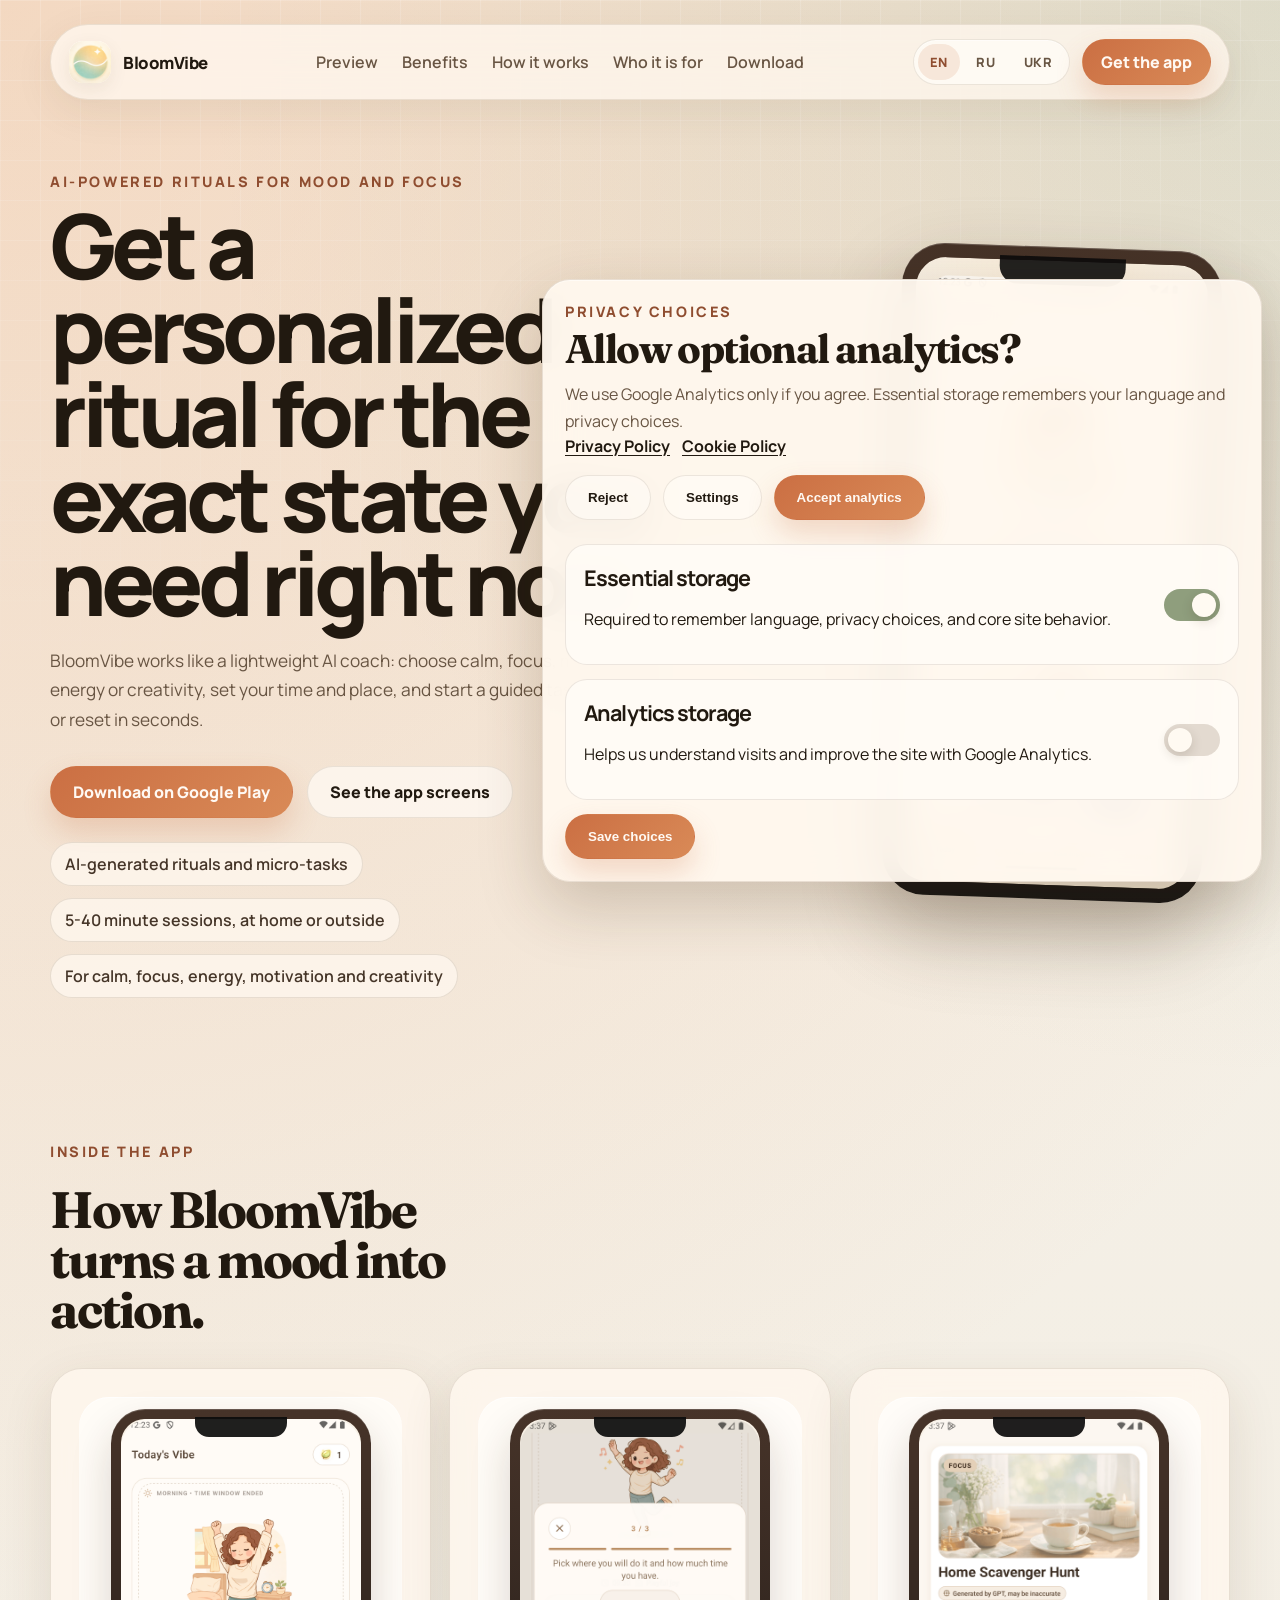
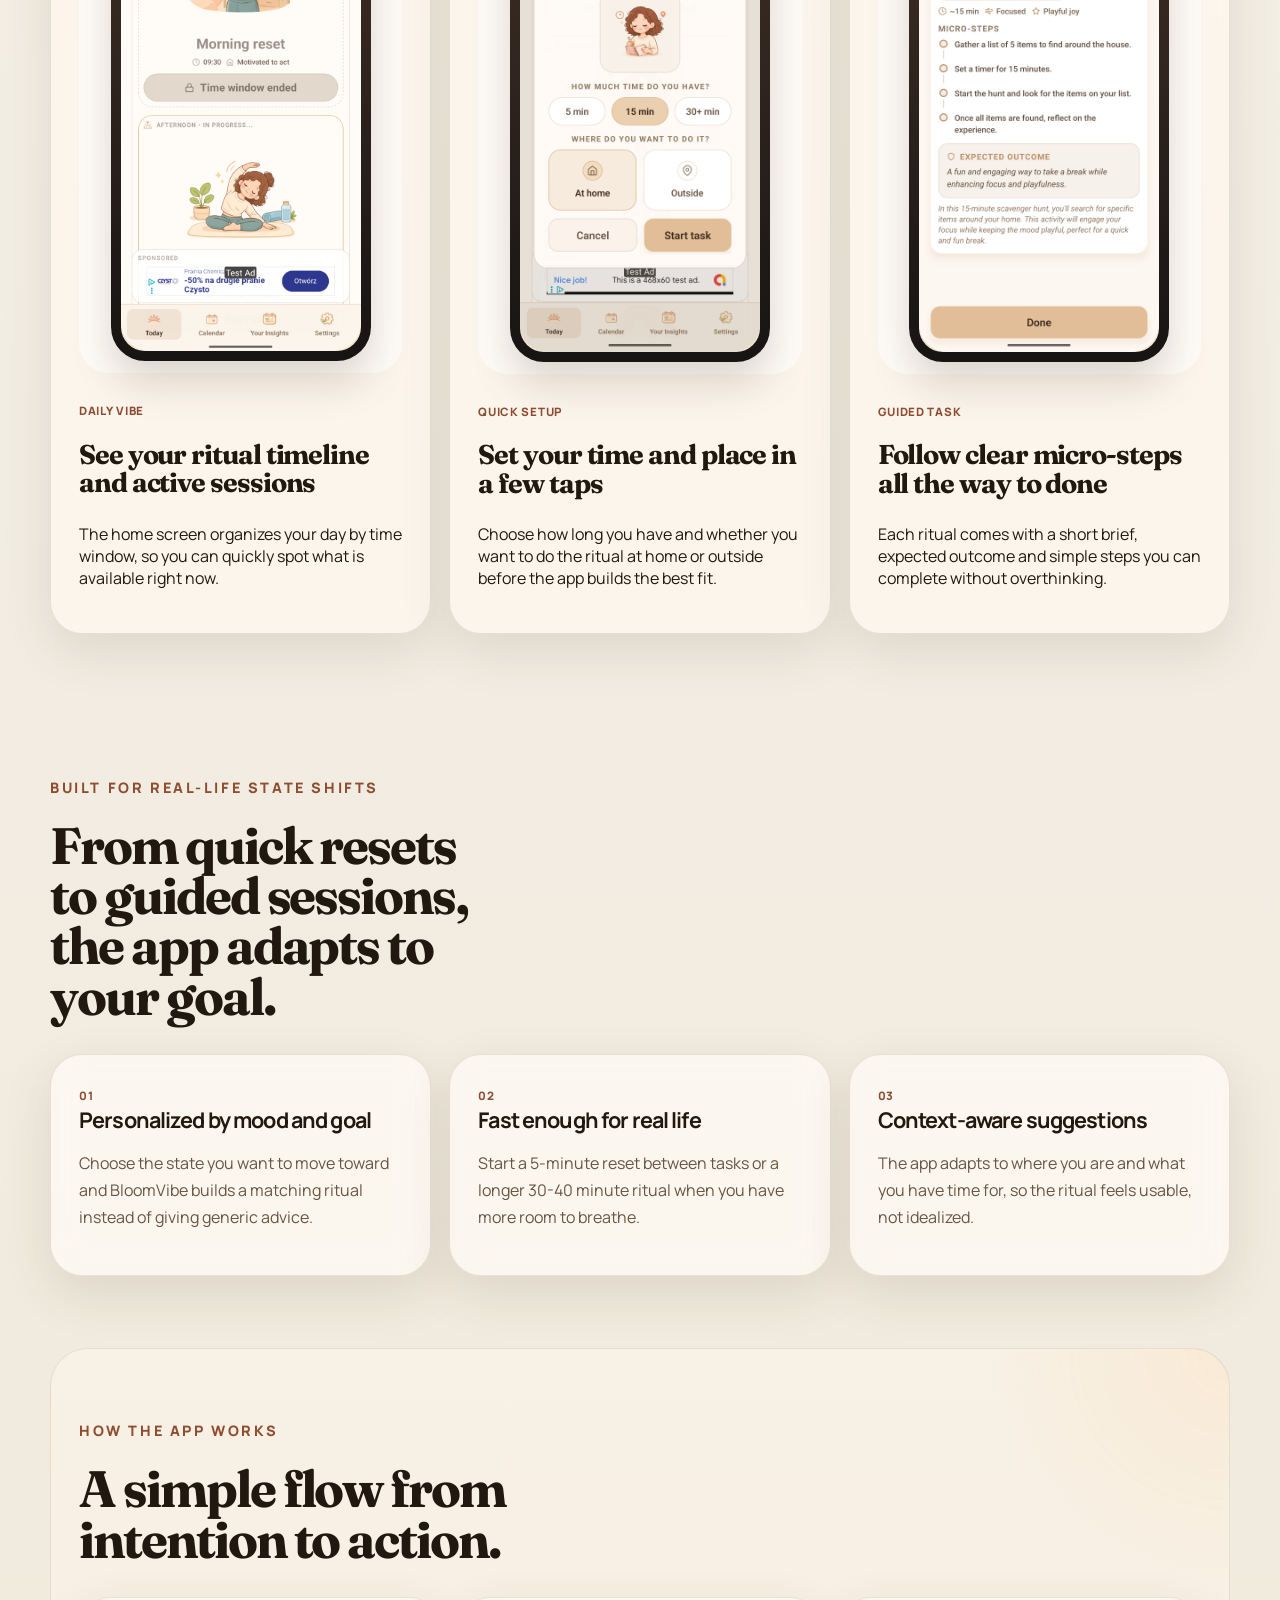
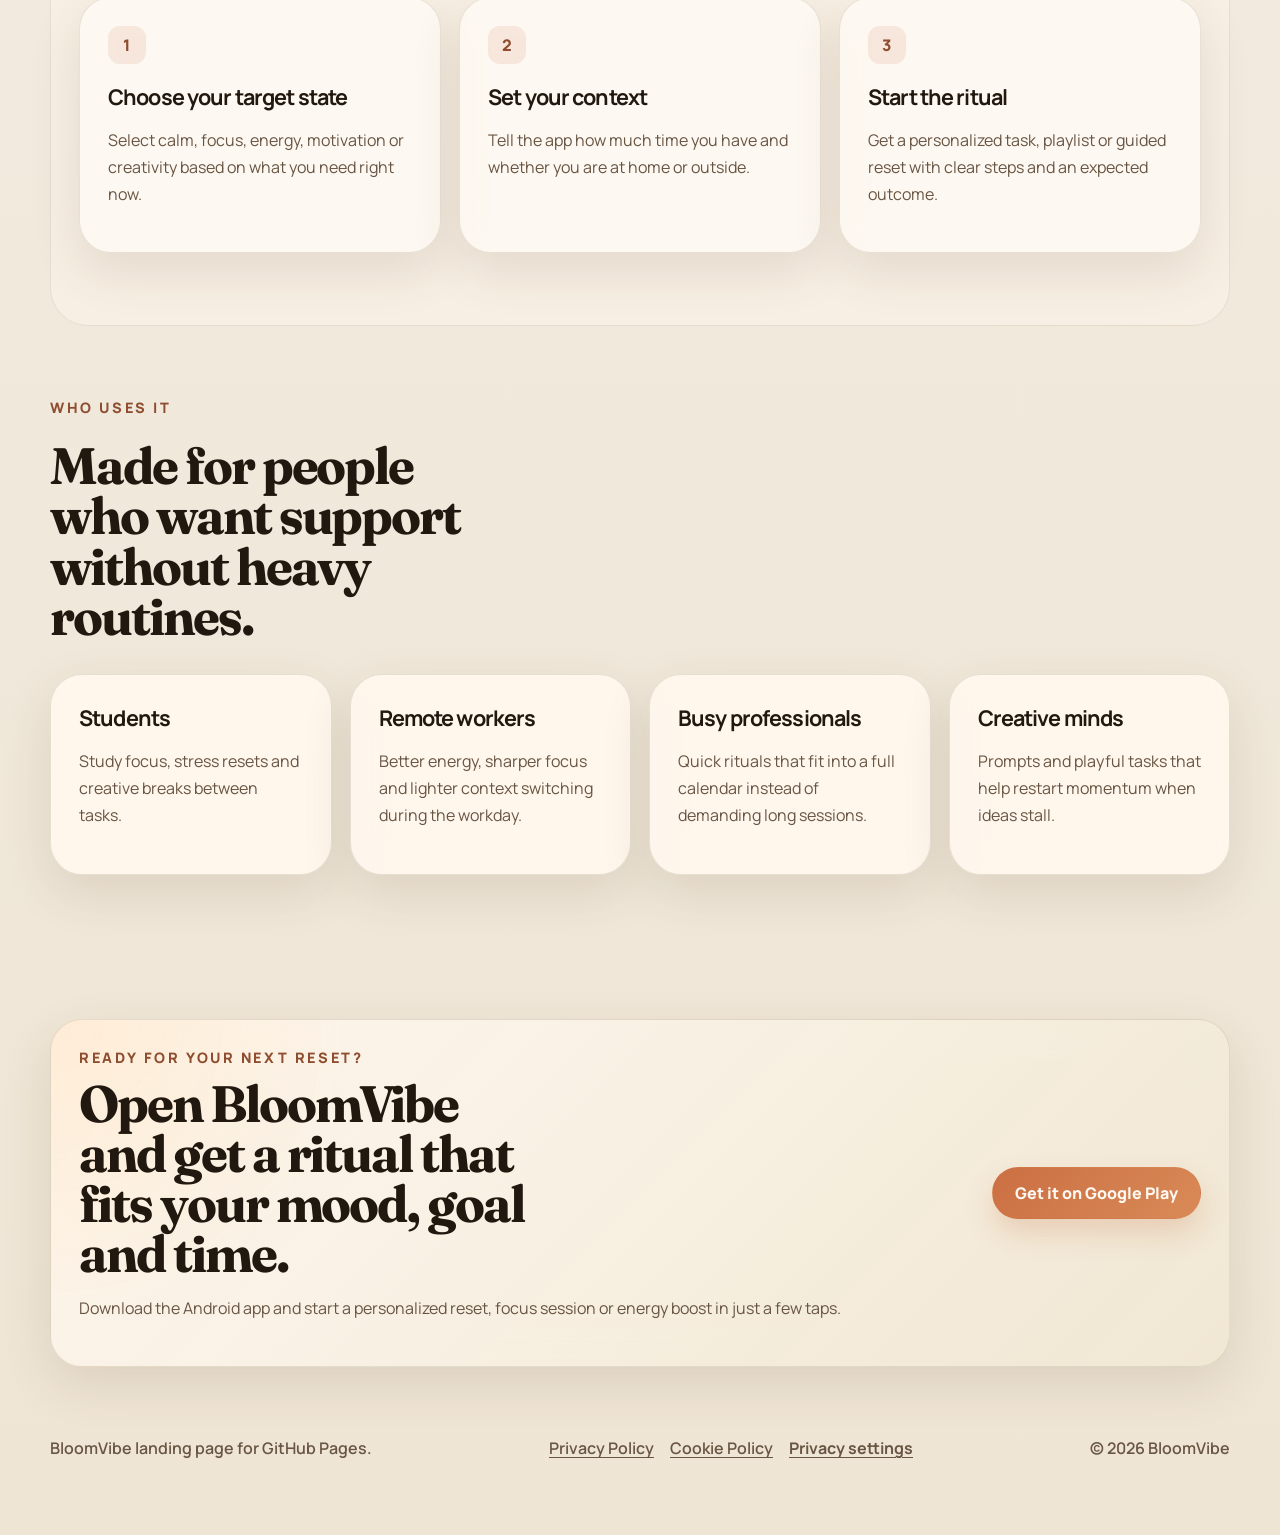
<file: index.html>
<!doctype html>
<html lang="en">
  <head>
    <meta charset="UTF-8" />
    <meta name="viewport" content="width=device-width, initial-scale=1.0" />
    <title id="meta-title">BloomVibe | AI-powered rituals for mood, focus and energy</title>
    <meta
      id="meta-description"
      name="description"
      content="BloomVibe is an AI-powered ritual app for mood, focus, energy and creativity. Choose how you want to feel, set your time and place, and get a personalized reset in seconds."
    />
    <meta
      id="meta-og-title"
      property="og:title"
      content="BloomVibe | AI-powered rituals for mood, focus and energy"
    />
    <meta
      id="meta-og-description"
      property="og:description"
      content="AI-powered rituals, micro-tasks and guided resets for calm, focus, energy, motivation and creativity."
    />
    <meta property="og:type" content="website" />
    <meta property="og:url" content="https://iharoknorp.github.io/bloom-vibe-page/" />
    <meta property="og:site_name" content="BloomVibe" />
    <meta property="og:image" content="https://iharoknorp.github.io/bloom-vibe-page/social-preview.png" />
    <meta
      property="og:image:secure_url"
      content="https://iharoknorp.github.io/bloom-vibe-page/social-preview.png"
    />
    <meta property="og:image:type" content="image/png" />
    <meta property="og:image:width" content="1200" />
    <meta property="og:image:height" content="630" />
    <meta
      property="og:image:alt"
      content="BloomVibe preview image with app logo, summary, and Android app screen"
    />
    <meta name="twitter:card" content="summary_large_image" />
    <meta name="twitter:title" content="BloomVibe | AI-powered rituals for mood, focus and energy" />
    <meta
      name="twitter:description"
      content="BloomVibe is an AI-powered ritual app for mood, focus, energy and creativity. Choose how you want to feel, set your time and place, and get a personalized reset in seconds."
    />
    <meta name="twitter:image" content="https://iharoknorp.github.io/bloom-vibe-page/social-preview.png" />
    <meta
      name="twitter:image:alt"
      content="BloomVibe preview image with app logo, summary, and Android app screen"
    />
    <meta name="robots" content="index,follow,max-image-preview:large" />
    <meta name="theme-color" content="#f4efe4" />
    <link rel="canonical" href="https://iharoknorp.github.io/bloom-vibe-page/" />
    <link rel="alternate" hreflang="en" href="https://iharoknorp.github.io/bloom-vibe-page/" />
    <link rel="alternate" hreflang="ru" href="https://iharoknorp.github.io/bloom-vibe-page/ru/" />
    <link rel="alternate" hreflang="uk" href="https://iharoknorp.github.io/bloom-vibe-page/uk/" />
    <link rel="alternate" hreflang="x-default" href="https://iharoknorp.github.io/bloom-vibe-page/" />
    <link rel="preconnect" href="https://fonts.googleapis.com" />
    <link rel="preconnect" href="https://fonts.gstatic.com" crossorigin />
    <link
      href="https://fonts.googleapis.com/css2?family=Fraunces:opsz,wght@9..144,500;9..144,700&family=Manrope:wght@400;500;600;700;800&display=swap"
      rel="stylesheet"
    />
    <link rel="icon" href="logo.png" type="image/png" />
    <link rel="apple-touch-icon" href="logo.png" />
    <script async src="https://www.googletagmanager.com/gtag/js?id=G-1R0DRW74FC"></script>
    <script>
      window.dataLayer = window.dataLayer || [];

      function gtag() {
        dataLayer.push(arguments);
      }

      (function () {
        const consentStorageKey = "bloomvibe-consent-v1";
        let analyticsConsent = "denied";

        try {
          const savedConsent = JSON.parse(window.localStorage.getItem(consentStorageKey) || "null");

          if (savedConsent?.analytics === "granted") {
            analyticsConsent = "granted";
          }
        } catch (error) {}

        gtag("consent", "default", {
          ad_storage: "denied",
          ad_user_data: "denied",
          ad_personalization: "denied",
          analytics_storage: "denied",
          wait_for_update: 500,
        });

        if (analyticsConsent === "granted") {
          gtag("consent", "update", {
            analytics_storage: "granted",
          });
        }

        gtag("js", new Date());
        gtag("config", "G-1R0DRW74FC", {
          anonymize_ip: true,
        });
      })();
    </script>
    <script type="application/ld+json">
      {
        "@context": "https://schema.org",
        "@graph": [
          {
            "@type": "WebSite",
            "name": "BloomVibe",
            "url": "https://iharoknorp.github.io/bloom-vibe-page/",
            "inLanguage": ["en", "ru", "uk"]
          },
          {
            "@type": "SoftwareApplication",
            "name": "BloomVibe",
            "applicationCategory": "LifestyleApplication",
            "operatingSystem": "Android",
            "url": "https://iharoknorp.github.io/bloom-vibe-page/",
            "downloadUrl": "https://play.google.com/store/apps/details?id=com.oknorp.online.vibevoyageai",
            "image": "https://iharoknorp.github.io/bloom-vibe-page/social-preview.png",
            "description": "BloomVibe is an AI-powered ritual app for mood, focus, energy and creativity. Choose how you want to feel, set your time and place, and get a personalized reset in seconds.",
            "offers": {
              "@type": "Offer",
              "price": "0",
              "priceCurrency": "USD"
            }
          }
        ]
      }
    </script>
    <link rel="stylesheet" href="styles.css" />
  </head>
  <body data-page="home" data-i18n-mode="static">
    <div class="page-shell">
      <header class="site-header">
        <a class="brand" href="#top" data-i18n-aria-label="brand.homeAria" aria-label="BloomVibe home">
          <span class="brand-mark">
            <img src="logo.png" alt="BloomVibe logo" data-i18n-alt="brand.logoAlt" />
          </span>
          <span class="brand-text">BloomVibe</span>
        </a>

        <nav class="site-nav" aria-label="Primary navigation" data-i18n-aria-label="nav.aria">
          <a href="#preview" data-i18n="nav.preview">Preview</a>
          <a href="#benefits" data-i18n="nav.benefits">Benefits</a>
          <a href="#how-it-works" data-i18n="nav.how">How it works</a>
          <a href="#for-you" data-i18n="nav.forYou">Who it is for</a>
          <a href="#download" data-i18n="nav.download">Download</a>
        </nav>

        <div class="header-actions">
          <div
            class="lang-switcher"
            role="group"
            aria-label="Language switcher"
            data-i18n-aria-label="lang.aria"
          >
            <a class="lang-link is-active" href="./" aria-current="page">EN</a>
            <a class="lang-link" href="ru/">RU</a>
            <a class="lang-link" href="uk/">UKR</a>
          </div>

          <a
            class="button button-small"
            href="https://play.google.com/store/apps/details?id=com.oknorp.online.vibevoyageai"
            target="_blank"
            rel="noreferrer"
            data-market-cta="header"
            data-i18n="header.cta"
          >
            Get the app
          </a>
        </div>
      </header>

      <main id="top">
        <section class="hero section reveal">
          <div class="hero-copy">
            <p class="eyebrow" data-i18n="hero.eyebrow">AI-powered rituals for mood and focus</p>
            <h1 data-i18n="hero.title">
              Get a personalized ritual for the exact state you need right now.
            </h1>
            <p class="hero-text" data-i18n="hero.text">
              BloomVibe works like a lightweight AI coach: choose calm, focus, motivation, energy or creativity, set your time and place, and start a guided task, playlist or reset in seconds.
            </p>

            <div class="hero-actions">
              <a
                class="button"
                href="https://play.google.com/store/apps/details?id=com.oknorp.online.vibevoyageai"
                target="_blank"
                rel="noreferrer"
                data-market-cta="hero-primary"
                data-i18n="hero.primaryCta"
              >
                Download on Google Play
              </a>
              <a class="button button-secondary" href="#preview" data-i18n="hero.secondaryCta">See the app screens</a>
            </div>

            <ul class="hero-points" aria-label="App highlights" data-i18n-aria-label="hero.pointsAria">
              <li data-i18n="hero.point1">AI-generated rituals and micro-tasks</li>
              <li data-i18n="hero.point2">5-40 minute sessions, at home or outside</li>
              <li data-i18n="hero.point3">For calm, focus, energy, motivation and creativity</li>
            </ul>
          </div>

          <div class="hero-visual">
            <div class="screenshot-stage">
              <div class="phone-mockup" aria-hidden="true">
                <div class="phone-frame">
                  <div class="phone-notch"></div>
                  <div class="phone-screen">
                    <img
                      src="icon_2.png"
                      alt="BloomVibe daily ritual screen with today's vibe and session cards"
                      data-i18n-alt="images.hero"
                    />
                  </div>
                </div>
              </div>
            </div>
          </div>
        </section>

        <section class="section reveal" id="preview">
          <div class="section-heading">
            <p class="eyebrow" data-i18n="preview.eyebrow">Inside the app</p>
            <h2 data-i18n="preview.title">How BloomVibe turns a mood into action.</h2>
          </div>

          <div class="preview-grid">
            <article class="preview-card">
              <figure>
                <div class="preview-phone">
                  <div class="preview-phone-frame">
                    <div class="preview-phone-notch"></div>
                    <div class="preview-phone-screen">
                      <img
                        src="icon_2.png"
                        alt="BloomVibe home screen showing today's vibe, ritual card, and navigation tabs"
                        data-i18n-alt="images.previewOne"
                      />
                    </div>
                  </div>
                </div>
              </figure>
              <div class="preview-meta">
                <p class="card-kicker" data-i18n="preview.card1.kicker">Daily vibe</p>
                <h3 data-i18n="preview.card1.title">See your ritual timeline and active sessions</h3>
                <p data-i18n="preview.card1.text">
                  The home screen organizes your day by time window, so you can quickly spot what is available right now.
                </p>
              </div>
            </article>

            <article class="preview-card">
              <figure>
                <div class="preview-phone">
                  <div class="preview-phone-frame">
                    <div class="preview-phone-notch"></div>
                    <div class="preview-phone-screen">
                      <img
                        src="icon_3.png"
                        alt="BloomVibe setup screen for choosing available time and where to do the activity"
                        data-i18n-alt="images.previewTwo"
                      />
                    </div>
                  </div>
                </div>
              </figure>
              <div class="preview-meta">
                <p class="card-kicker" data-i18n="preview.card2.kicker">Quick setup</p>
                <h3 data-i18n="preview.card2.title">Set your time and place in a few taps</h3>
                <p data-i18n="preview.card2.text">
                  Choose how long you have and whether you want to do the ritual at home or outside before the app builds the best fit.
                </p>
              </div>
            </article>

            <article class="preview-card">
              <figure>
                <div class="preview-phone">
                  <div class="preview-phone-frame">
                    <div class="preview-phone-notch"></div>
                    <div class="preview-phone-screen">
                      <img
                        src="icon_4.png"
                        alt="BloomVibe task details screen with micro-steps, expected outcome, and completion action"
                        data-i18n-alt="images.previewThree"
                      />
                    </div>
                  </div>
                </div>
              </figure>
              <div class="preview-meta">
                <p class="card-kicker" data-i18n="preview.card3.kicker">Guided task</p>
                <h3 data-i18n="preview.card3.title">Follow clear micro-steps all the way to done</h3>
                <p data-i18n="preview.card3.text">
                  Each ritual comes with a short brief, expected outcome and simple steps you can complete without overthinking.
                </p>
              </div>
            </article>
          </div>
        </section>

        <section class="section reveal" id="benefits">
          <div class="section-heading">
            <p class="eyebrow" data-i18n="benefits.eyebrow">Built for real-life state shifts</p>
            <h2 data-i18n="benefits.title">From quick resets to guided sessions, the app adapts to your goal.</h2>
          </div>

          <div class="benefit-grid">
            <article class="benefit-card">
              <span class="benefit-number">01</span>
              <h3 data-i18n="benefits.card1.title">Personalized by mood and goal</h3>
              <p data-i18n="benefits.card1.text">
                Choose the state you want to move toward and BloomVibe builds a matching ritual instead of giving generic advice.
              </p>
            </article>
            <article class="benefit-card">
              <span class="benefit-number">02</span>
              <h3 data-i18n="benefits.card2.title">Fast enough for real life</h3>
              <p data-i18n="benefits.card2.text">
                Start a 5-minute reset between tasks or a longer 30-40 minute ritual when you have more room to breathe.
              </p>
            </article>
            <article class="benefit-card">
              <span class="benefit-number">03</span>
              <h3 data-i18n="benefits.card3.title">Context-aware suggestions</h3>
              <p data-i18n="benefits.card3.text">
                The app adapts to where you are and what you have time for, so the ritual feels usable, not idealized.
              </p>
            </article>
          </div>
        </section>

        <section class="section section-soft reveal" id="how-it-works">
          <div class="section-heading">
            <p class="eyebrow" data-i18n="how.eyebrow">How the app works</p>
            <h2 data-i18n="how.title">A simple flow from intention to action.</h2>
          </div>

          <div class="steps">
            <article class="step-card">
              <span class="step-badge">1</span>
              <h3 data-i18n="how.step1.title">Choose your target state</h3>
              <p data-i18n="how.step1.text">
                Select calm, focus, energy, motivation or creativity based on what you need right now.
              </p>
            </article>
            <article class="step-card">
              <span class="step-badge">2</span>
              <h3 data-i18n="how.step2.title">Set your context</h3>
              <p data-i18n="how.step2.text">
                Tell the app how much time you have and whether you are at home or outside.
              </p>
            </article>
            <article class="step-card">
              <span class="step-badge">3</span>
              <h3 data-i18n="how.step3.title">Start the ritual</h3>
              <p data-i18n="how.step3.text">
                Get a personalized task, playlist or guided reset with clear steps and an expected outcome.
              </p>
            </article>
          </div>
        </section>

        <section class="section reveal" id="for-you">
          <div class="section-heading">
            <p class="eyebrow" data-i18n="forYou.eyebrow">Who uses it</p>
            <h2 data-i18n="forYou.title">Made for people who want support without heavy routines.</h2>
          </div>

          <div class="persona-grid">
            <article class="persona-card">
              <h3 data-i18n="forYou.card1.title">Students</h3>
              <p data-i18n="forYou.card1.text">Study focus, stress resets and creative breaks between tasks.</p>
            </article>
            <article class="persona-card">
              <h3 data-i18n="forYou.card2.title">Remote workers</h3>
              <p data-i18n="forYou.card2.text">Better energy, sharper focus and lighter context switching during the workday.</p>
            </article>
            <article class="persona-card">
              <h3 data-i18n="forYou.card3.title">Busy professionals</h3>
              <p data-i18n="forYou.card3.text">Quick rituals that fit into a full calendar instead of demanding long sessions.</p>
            </article>
            <article class="persona-card">
              <h3 data-i18n="forYou.card4.title">Creative minds</h3>
              <p data-i18n="forYou.card4.text">Prompts and playful tasks that help restart momentum when ideas stall.</p>
            </article>
          </div>
        </section>

        <section class="section cta-section reveal" id="download">
          <div class="cta-panel">
            <div>
              <p class="eyebrow" data-i18n="cta.eyebrow">Ready for your next reset?</p>
              <h2 data-i18n="cta.title">Open BloomVibe and get a ritual that fits your mood, goal and time.</h2>
              <p class="cta-text" data-i18n="cta.text">
                Download the Android app and start a personalized reset, focus session or energy boost in just a few taps.
              </p>
            </div>

            <div class="cta-actions">
              <a
                class="button"
                href="https://play.google.com/store/apps/details?id=com.oknorp.online.vibevoyageai"
                target="_blank"
                rel="noreferrer"
                data-market-cta="footer-cta"
                data-i18n="cta.button"
              >
                Get it on Google Play
              </a>
            </div>
          </div>
        </section>
      </main>

      <footer class="site-footer">
        <p data-i18n="footer.tagline">BloomVibe landing page for GitHub Pages.</p>
        <div class="footer-links">
          <a href="privacy.html?lang=en" data-i18n="footer.privacy">Privacy Policy</a>
          <a href="cookies.html?lang=en" data-i18n="footer.cookies">Cookie Policy</a>
          <button class="footer-settings-button" type="button" data-consent-open data-i18n="footer.settings">
            Privacy settings
          </button>
        </div>
        <p>&copy; <span id="year"></span> BloomVibe</p>
      </footer>
    </div>

    <section class="consent-banner" data-consent-banner hidden>
      <div class="consent-shell">
        <div class="consent-copy">
          <p class="eyebrow consent-eyebrow" data-i18n="consent.eyebrow">Privacy choices</p>
          <h2 class="consent-title" data-i18n="consent.title">Allow optional analytics?</h2>
          <p class="consent-text" data-i18n="consent.text">
            We use Google Analytics only if you agree. Essential storage remembers your language and privacy choices.
          </p>
          <div class="consent-links">
            <a href="privacy.html?lang=en" data-i18n="consent.privacyLink">Privacy Policy</a>
            <a href="cookies.html?lang=en" data-i18n="consent.cookiesLink">Cookie Policy</a>
          </div>
        </div>

        <div class="consent-actions">
          <button class="button button-secondary" type="button" data-consent-reject data-i18n="consent.reject">
            Reject
          </button>
          <button class="button button-secondary" type="button" data-consent-settings data-i18n="consent.settings">
            Settings
          </button>
          <button class="button" type="button" data-consent-accept data-i18n="consent.accept">
            Accept analytics
          </button>
        </div>

        <div class="consent-panel" data-consent-panel hidden>
          <article class="consent-option">
            <div>
              <h3 data-i18n="consent.essentialTitle">Essential storage</h3>
              <p data-i18n="consent.essentialText">
                Required to remember language, privacy choices, and core site behavior.
              </p>
            </div>
            <label class="consent-toggle">
              <input type="checkbox" checked disabled />
              <span class="consent-toggle-ui"></span>
            </label>
          </article>

          <article class="consent-option">
            <div>
              <h3 data-i18n="consent.analyticsTitle">Analytics storage</h3>
              <p data-i18n="consent.analyticsText">
                Helps us understand visits and improve the site with Google Analytics.
              </p>
            </div>
            <label class="consent-toggle">
              <input type="checkbox" data-consent-analytics />
              <span class="consent-toggle-ui"></span>
            </label>
          </article>

          <div class="consent-panel-actions">
            <button class="button" type="button" data-consent-save data-i18n="consent.save">Save choices</button>
          </div>
        </div>
      </div>
    </section>

    <script src="script.js"></script>
  </body>
</html>
</file>
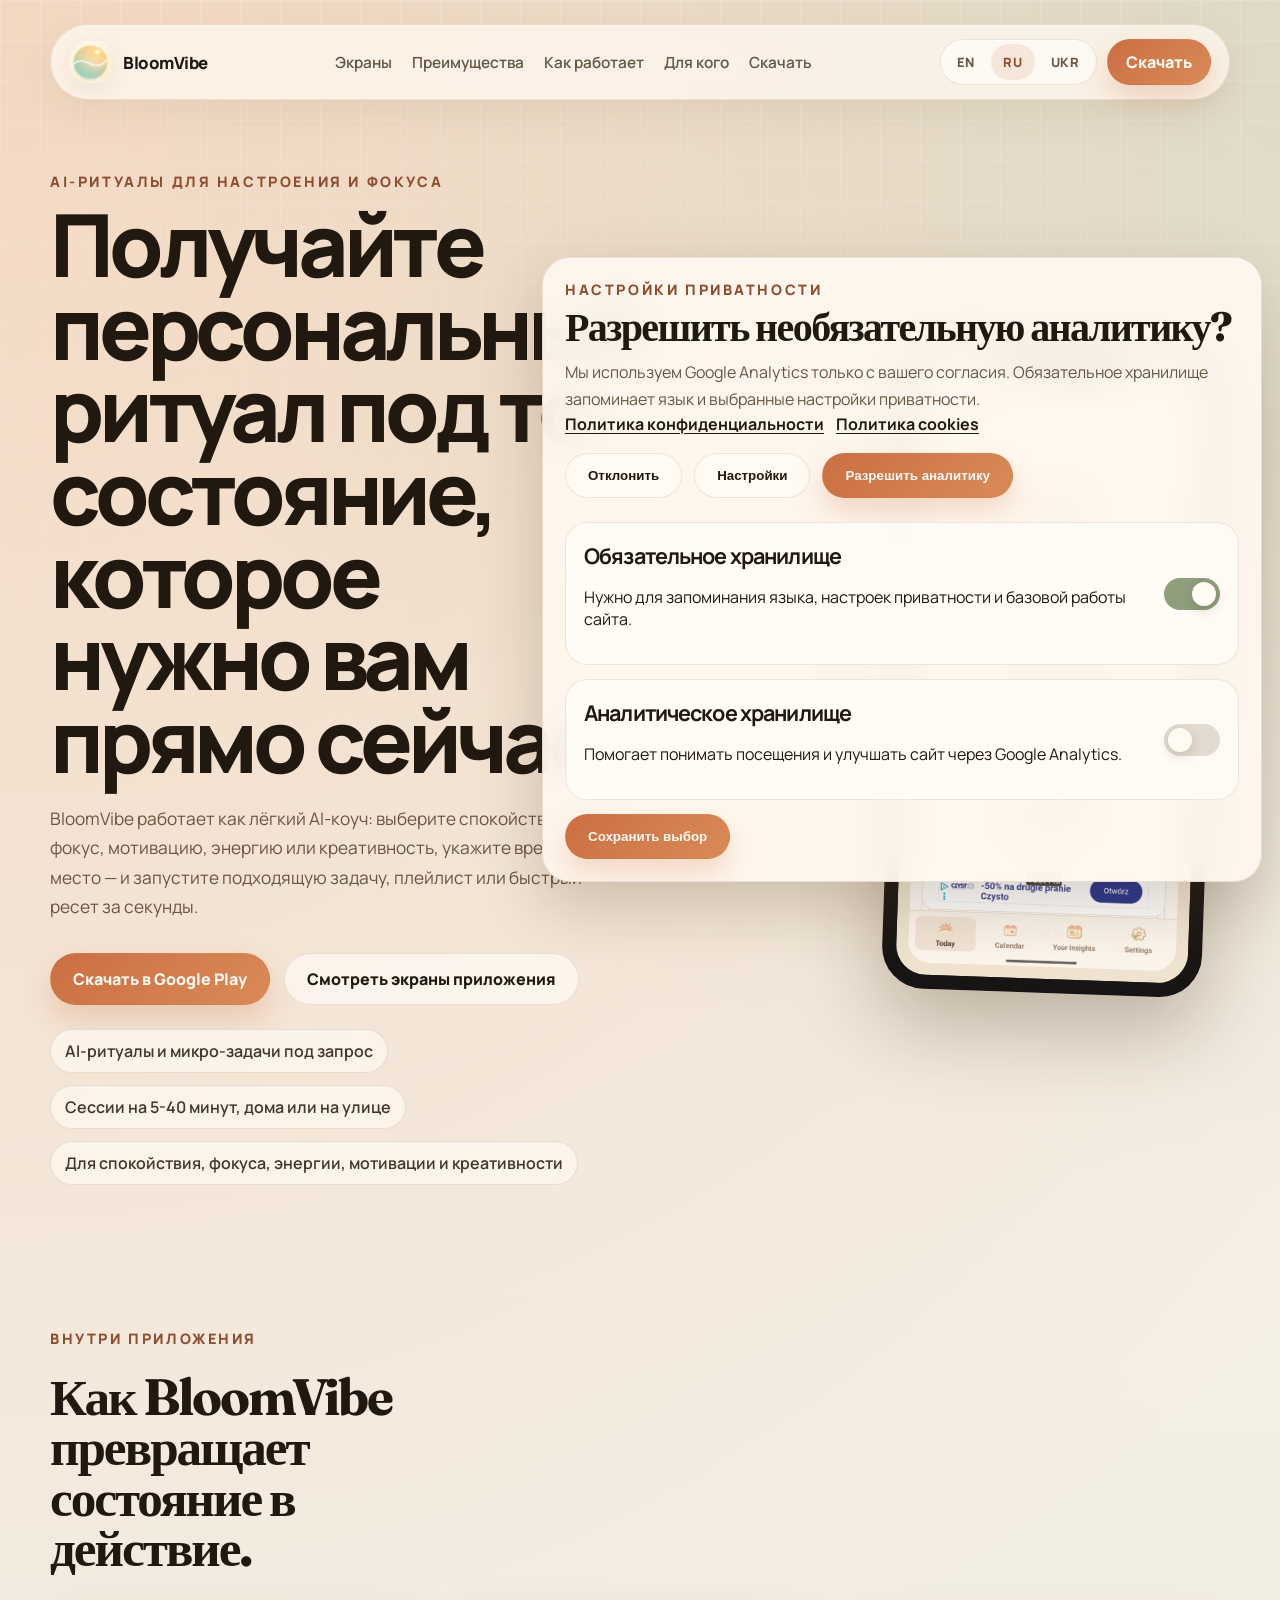
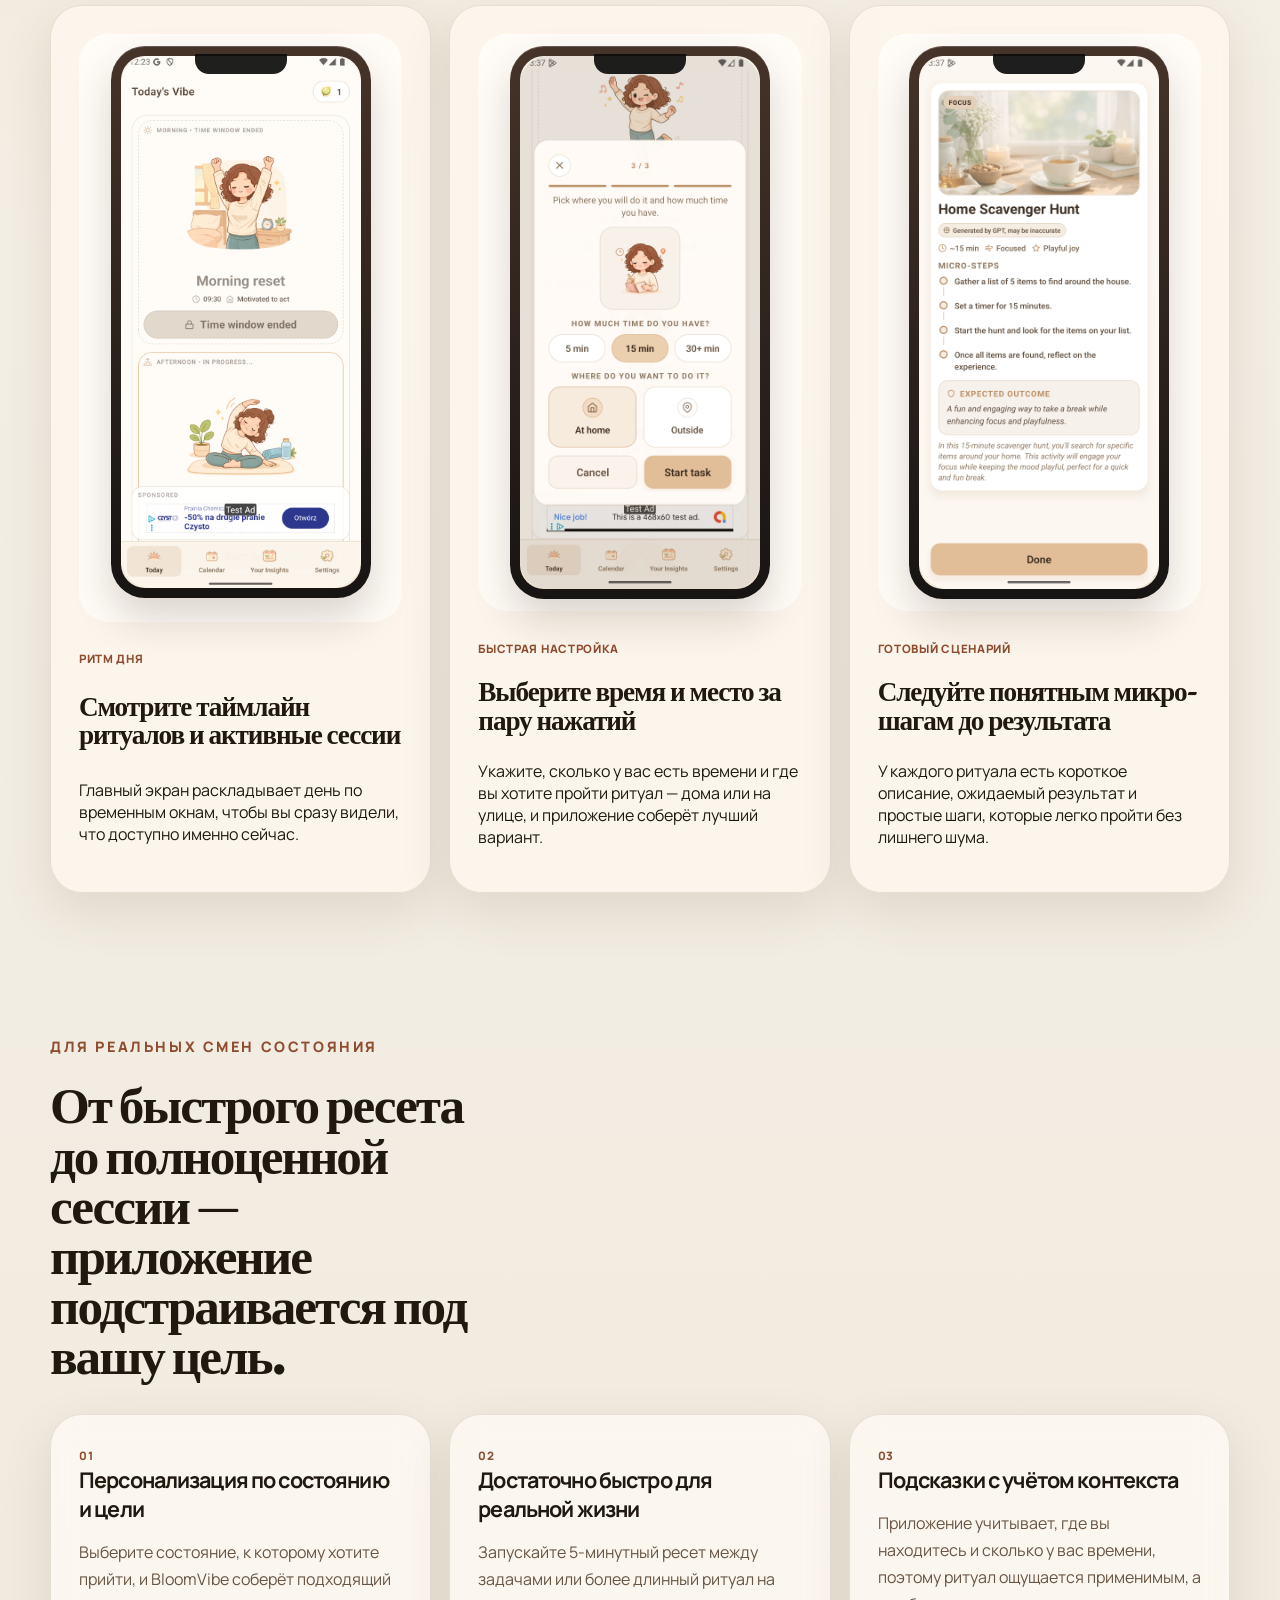
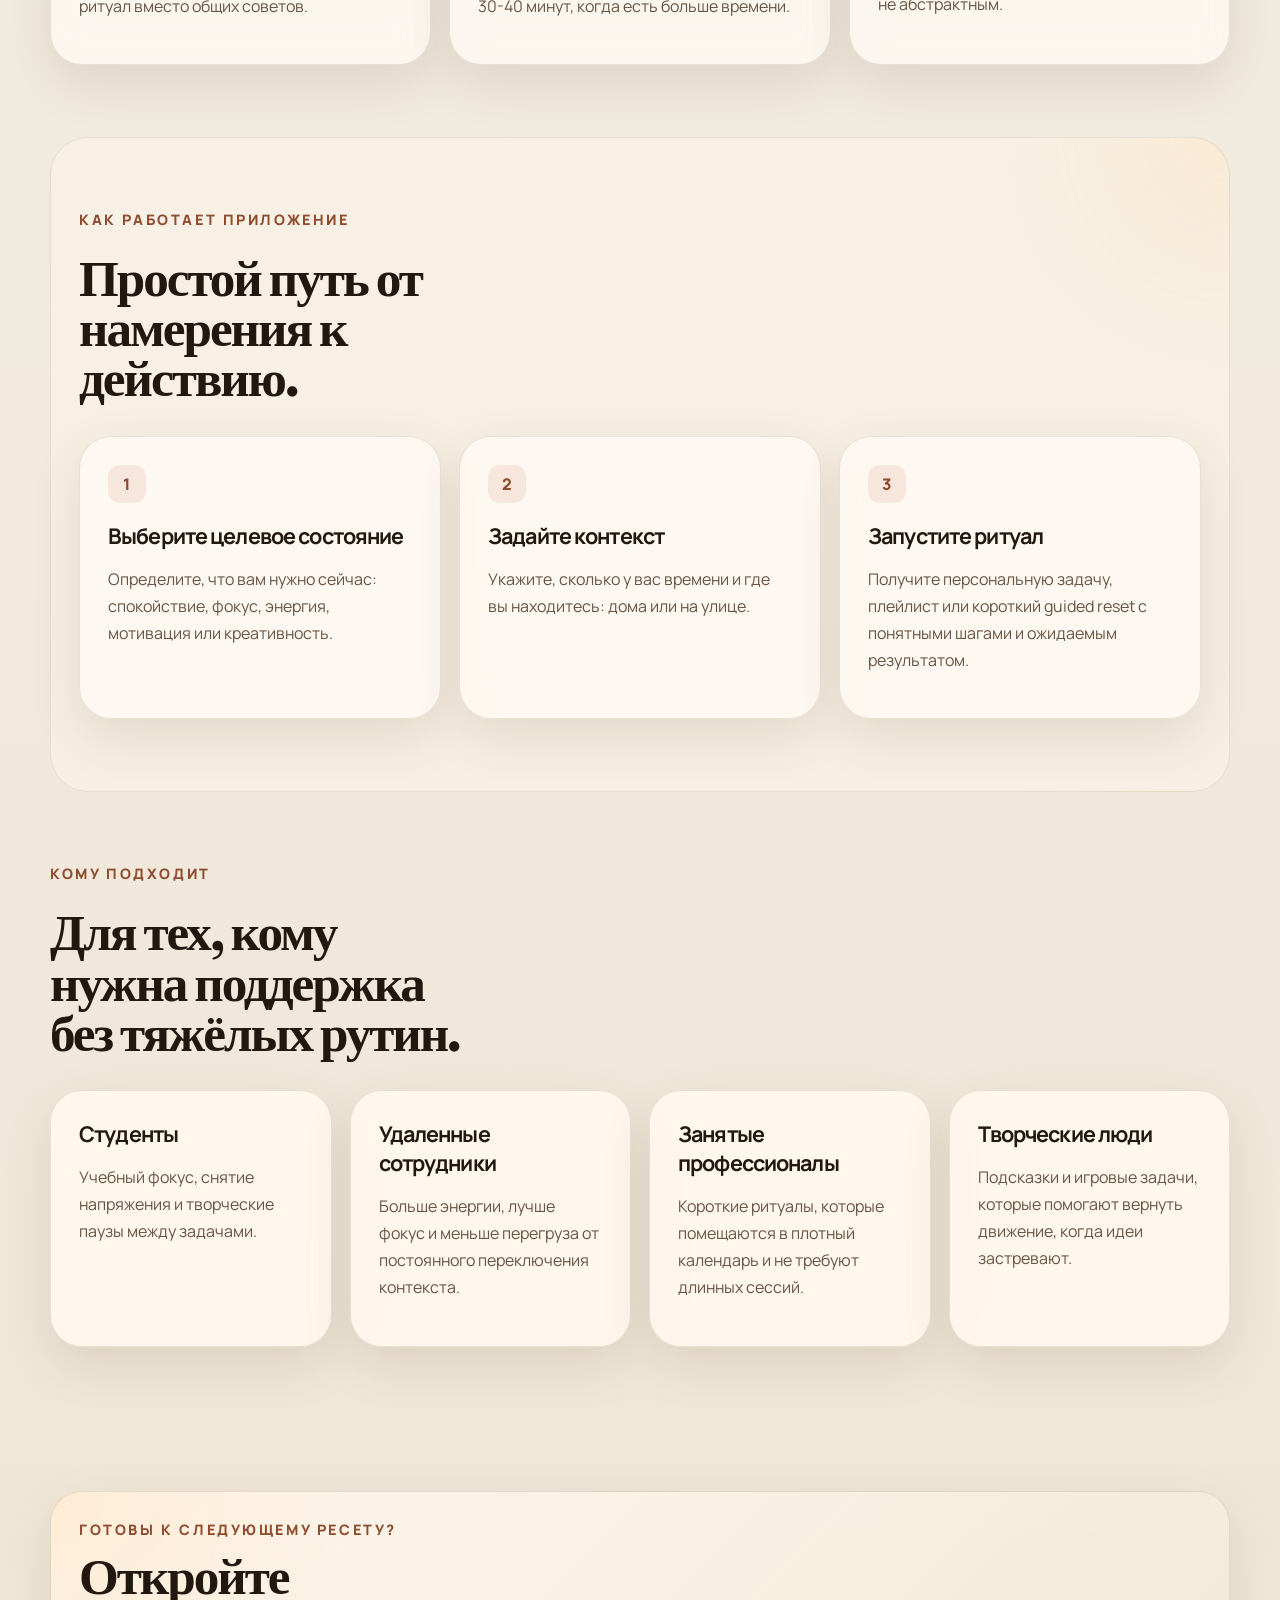
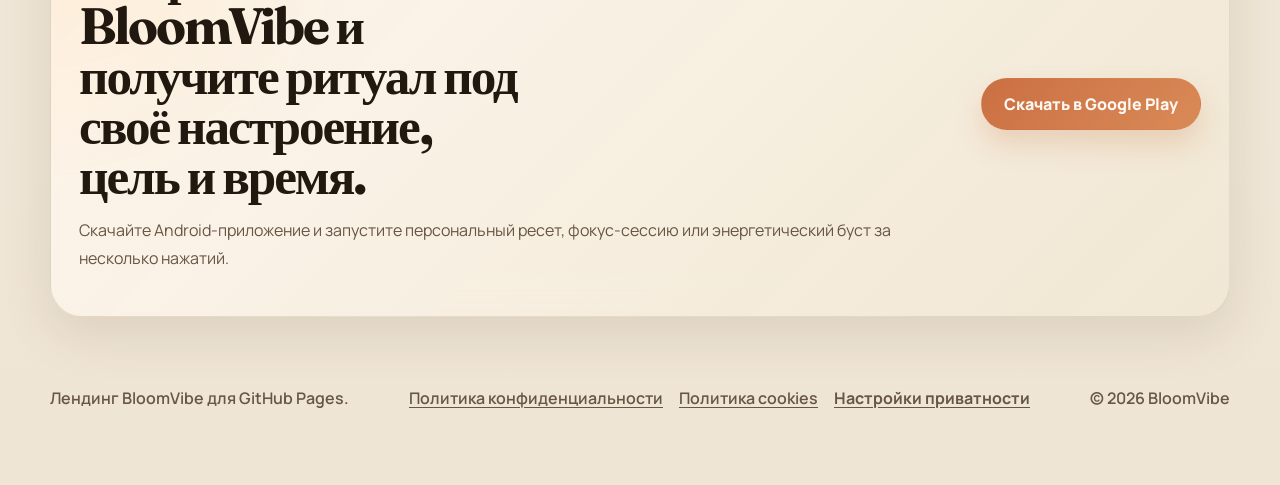
<file: ru/index.html>
<!doctype html>
<html lang="ru">
  <head>
    <meta charset="UTF-8" />
    <meta name="viewport" content="width=device-width, initial-scale=1.0" />
    <title>BloomVibe | AI-ритуалы для настроения, фокуса и энергии</title>
    <meta
      name="description"
      content="BloomVibe — AI-приложение с персональными ритуалами для настроения, фокуса, энергии и креативности. Выберите состояние, время и место — и получите подходящий ресет за секунды."
    />
    <meta property="og:title" content="BloomVibe | AI-ритуалы для настроения, фокуса и энергии" />
    <meta
      property="og:description"
      content="AI-ритуалы, микро-задачи и короткие ресеты для спокойствия, фокуса, энергии, мотивации и креативности."
    />
    <meta property="og:type" content="website" />
    <meta property="og:url" content="https://iharoknorp.github.io/bloom-vibe-page/ru/" />
    <meta property="og:site_name" content="BloomVibe" />
    <meta property="og:image" content="https://iharoknorp.github.io/bloom-vibe-page/social-preview.png" />
    <meta
      property="og:image:secure_url"
      content="https://iharoknorp.github.io/bloom-vibe-page/social-preview.png"
    />
    <meta property="og:image:type" content="image/png" />
    <meta property="og:image:width" content="1200" />
    <meta property="og:image:height" content="630" />
    <meta
      property="og:image:alt"
      content="Превью BloomVibe с логотипом приложения, описанием и экраном Android-приложения"
    />
    <meta name="twitter:card" content="summary_large_image" />
    <meta name="twitter:title" content="BloomVibe | AI-ритуалы для настроения, фокуса и энергии" />
    <meta
      name="twitter:description"
      content="BloomVibe — AI-приложение с персональными ритуалами для настроения, фокуса, энергии и креативности. Выберите состояние, время и место — и получите подходящий ресет за секунды."
    />
    <meta name="twitter:image" content="https://iharoknorp.github.io/bloom-vibe-page/social-preview.png" />
    <meta
      name="twitter:image:alt"
      content="Превью BloomVibe с логотипом приложения, описанием и экраном Android-приложения"
    />
    <meta name="robots" content="index,follow,max-image-preview:large" />
    <meta name="theme-color" content="#f4efe4" />
    <link rel="canonical" href="https://iharoknorp.github.io/bloom-vibe-page/ru/" />
    <link rel="alternate" hreflang="en" href="https://iharoknorp.github.io/bloom-vibe-page/" />
    <link rel="alternate" hreflang="ru" href="https://iharoknorp.github.io/bloom-vibe-page/ru/" />
    <link rel="alternate" hreflang="uk" href="https://iharoknorp.github.io/bloom-vibe-page/uk/" />
    <link rel="alternate" hreflang="x-default" href="https://iharoknorp.github.io/bloom-vibe-page/" />
    <link rel="preconnect" href="https://fonts.googleapis.com" />
    <link rel="preconnect" href="https://fonts.gstatic.com" crossorigin />
    <link
      href="https://fonts.googleapis.com/css2?family=Fraunces:opsz,wght@9..144,500;9..144,700&family=Manrope:wght@400;500;600;700;800&display=swap"
      rel="stylesheet"
    />
    <link rel="icon" href="../logo.png" type="image/png" />
    <link rel="apple-touch-icon" href="../logo.png" />
    <script async src="https://www.googletagmanager.com/gtag/js?id=G-1R0DRW74FC"></script>
    <script>
      window.dataLayer = window.dataLayer || [];

      function gtag() {
        dataLayer.push(arguments);
      }

      (function () {
        const consentStorageKey = "bloomvibe-consent-v1";
        let analyticsConsent = "denied";

        try {
          const savedConsent = JSON.parse(window.localStorage.getItem(consentStorageKey) || "null");

          if (savedConsent?.analytics === "granted") {
            analyticsConsent = "granted";
          }
        } catch (error) {}

        gtag("consent", "default", {
          ad_storage: "denied",
          ad_user_data: "denied",
          ad_personalization: "denied",
          analytics_storage: "denied",
          wait_for_update: 500,
        });

        if (analyticsConsent === "granted") {
          gtag("consent", "update", {
            analytics_storage: "granted",
          });
        }

        gtag("js", new Date());
        gtag("config", "G-1R0DRW74FC", {
          anonymize_ip: true,
        });
      })();
    </script>
    <script type="application/ld+json">
      {
        "@context": "https://schema.org",
        "@graph": [
          {
            "@type": "WebSite",
            "name": "BloomVibe",
            "url": "https://iharoknorp.github.io/bloom-vibe-page/ru/",
            "inLanguage": "ru"
          },
          {
            "@type": "SoftwareApplication",
            "name": "BloomVibe",
            "applicationCategory": "LifestyleApplication",
            "operatingSystem": "Android",
            "url": "https://iharoknorp.github.io/bloom-vibe-page/ru/",
            "downloadUrl": "https://play.google.com/store/apps/details?id=com.oknorp.online.vibevoyageai",
            "image": "https://iharoknorp.github.io/bloom-vibe-page/social-preview.png",
            "description": "BloomVibe — AI-приложение с персональными ритуалами для настроения, фокуса, энергии и креативности. Выберите состояние, время и место — и получите подходящий ресет за секунды.",
            "offers": {
              "@type": "Offer",
              "price": "0",
              "priceCurrency": "USD"
            }
          }
        ]
      }
    </script>
    <link rel="stylesheet" href="../styles.css" />
  </head>
  <body data-page="home" data-i18n-mode="static">
    <div class="page-shell">
      <header class="site-header">
        <a class="brand" href="#top" aria-label="Главная BloomVibe">
          <span class="brand-mark">
            <img src="../logo.png" alt="Логотип BloomVibe" />
          </span>
          <span class="brand-text">BloomVibe</span>
        </a>

        <nav class="site-nav" aria-label="Основная навигация">
          <a href="#preview">Экраны</a>
          <a href="#benefits">Преимущества</a>
          <a href="#how-it-works">Как работает</a>
          <a href="#for-you">Для кого</a>
          <a href="#download">Скачать</a>
        </nav>

        <div class="header-actions">
          <div class="lang-switcher" role="group" aria-label="Переключатель языка">
            <a class="lang-link" href="../">EN</a>
            <a class="lang-link is-active" href="./" aria-current="page">RU</a>
            <a class="lang-link" href="../uk/">UKR</a>
          </div>

          <a
            class="button button-small"
            href="https://play.google.com/store/apps/details?id=com.oknorp.online.vibevoyageai"
            target="_blank"
            rel="noreferrer"
            data-market-cta="header"
          >
            Скачать
          </a>
        </div>
      </header>

      <main id="top">
        <section class="hero section reveal">
          <div class="hero-copy">
            <p class="eyebrow">AI-ритуалы для настроения и фокуса</p>
            <h1>Получайте персональный ритуал под то состояние, которое нужно вам прямо сейчас.</h1>
            <p class="hero-text">
              BloomVibe работает как лёгкий AI-коуч: выберите спокойствие, фокус, мотивацию, энергию или креативность, укажите время и место — и запустите подходящую задачу, плейлист или быстрый ресет за секунды.
            </p>

            <div class="hero-actions">
              <a
                class="button"
                href="https://play.google.com/store/apps/details?id=com.oknorp.online.vibevoyageai"
                target="_blank"
                rel="noreferrer"
                data-market-cta="hero-primary"
              >
                Скачать в Google Play
              </a>
              <a class="button button-secondary" href="#preview">Смотреть экраны приложения</a>
            </div>

            <ul class="hero-points" aria-label="Преимущества приложения">
              <li>AI-ритуалы и микро-задачи под запрос</li>
              <li>Сессии на 5-40 минут, дома или на улице</li>
              <li>Для спокойствия, фокуса, энергии, мотивации и креативности</li>
            </ul>
          </div>

          <div class="hero-visual">
            <div class="screenshot-stage">
              <div class="phone-mockup" aria-hidden="true">
                <div class="phone-frame">
                  <div class="phone-notch"></div>
                  <div class="phone-screen">
                    <img
                      src="../icon_2.png"
                      alt="Экран ежедневного ритуала BloomVibe с текущим состоянием и карточками сессий"
                    />
                  </div>
                </div>
              </div>
            </div>
          </div>
        </section>

        <section class="section reveal" id="preview">
          <div class="section-heading">
            <p class="eyebrow">Внутри приложения</p>
            <h2>Как BloomVibe превращает состояние в действие.</h2>
          </div>

          <div class="preview-grid">
            <article class="preview-card">
              <figure>
                <div class="preview-phone">
                  <div class="preview-phone-frame">
                    <div class="preview-phone-notch"></div>
                    <div class="preview-phone-screen">
                      <img
                        src="../icon_2.png"
                        alt="Главный экран BloomVibe с настроением дня, карточкой ритуала и навигацией"
                      />
                    </div>
                  </div>
                </div>
              </figure>
              <div class="preview-meta">
                <p class="card-kicker">Ритм дня</p>
                <h3>Смотрите таймлайн ритуалов и активные сессии</h3>
                <p>
                  Главный экран раскладывает день по временным окнам, чтобы вы сразу видели, что доступно именно сейчас.
                </p>
              </div>
            </article>

            <article class="preview-card">
              <figure>
                <div class="preview-phone">
                  <div class="preview-phone-frame">
                    <div class="preview-phone-notch"></div>
                    <div class="preview-phone-screen">
                      <img
                        src="../icon_3.png"
                        alt="Экран BloomVibe с выбором времени и места для выполнения активности"
                      />
                    </div>
                  </div>
                </div>
              </figure>
              <div class="preview-meta">
                <p class="card-kicker">Быстрая настройка</p>
                <h3>Выберите время и место за пару нажатий</h3>
                <p>
                  Укажите, сколько у вас есть времени и где вы хотите пройти ритуал — дома или на улице, и приложение соберёт лучший вариант.
                </p>
              </div>
            </article>

            <article class="preview-card">
              <figure>
                <div class="preview-phone">
                  <div class="preview-phone-frame">
                    <div class="preview-phone-notch"></div>
                    <div class="preview-phone-screen">
                      <img
                        src="../icon_4.png"
                        alt="Экран задания BloomVibe с микро-шагами, ожидаемым результатом и кнопкой завершения"
                      />
                    </div>
                  </div>
                </div>
              </figure>
              <div class="preview-meta">
                <p class="card-kicker">Готовый сценарий</p>
                <h3>Следуйте понятным микро-шагам до результата</h3>
                <p>
                  У каждого ритуала есть короткое описание, ожидаемый результат и простые шаги, которые легко пройти без лишнего шума.
                </p>
              </div>
            </article>
          </div>
        </section>

        <section class="section reveal" id="benefits">
          <div class="section-heading">
            <p class="eyebrow">Для реальных смен состояния</p>
            <h2>От быстрого ресета до полноценной сессии — приложение подстраивается под вашу цель.</h2>
          </div>

          <div class="benefit-grid">
            <article class="benefit-card">
              <span class="benefit-number">01</span>
              <h3>Персонализация по состоянию и цели</h3>
              <p>
                Выберите состояние, к которому хотите прийти, и BloomVibe соберёт подходящий ритуал вместо общих советов.
              </p>
            </article>
            <article class="benefit-card">
              <span class="benefit-number">02</span>
              <h3>Достаточно быстро для реальной жизни</h3>
              <p>
                Запускайте 5-минутный ресет между задачами или более длинный ритуал на 30-40 минут, когда есть больше времени.
              </p>
            </article>
            <article class="benefit-card">
              <span class="benefit-number">03</span>
              <h3>Подсказки с учётом контекста</h3>
              <p>
                Приложение учитывает, где вы находитесь и сколько у вас времени, поэтому ритуал ощущается применимым, а не абстрактным.
              </p>
            </article>
          </div>
        </section>

        <section class="section section-soft reveal" id="how-it-works">
          <div class="section-heading">
            <p class="eyebrow">Как работает приложение</p>
            <h2>Простой путь от намерения к действию.</h2>
          </div>

          <div class="steps">
            <article class="step-card">
              <span class="step-badge">1</span>
              <h3>Выберите целевое состояние</h3>
              <p>
                Определите, что вам нужно сейчас: спокойствие, фокус, энергия, мотивация или креативность.
              </p>
            </article>
            <article class="step-card">
              <span class="step-badge">2</span>
              <h3>Задайте контекст</h3>
              <p>
                Укажите, сколько у вас времени и где вы находитесь: дома или на улице.
              </p>
            </article>
            <article class="step-card">
              <span class="step-badge">3</span>
              <h3>Запустите ритуал</h3>
              <p>
                Получите персональную задачу, плейлист или короткий guided reset с понятными шагами и ожидаемым результатом.
              </p>
            </article>
          </div>
        </section>

        <section class="section reveal" id="for-you">
          <div class="section-heading">
            <p class="eyebrow">Кому подходит</p>
            <h2>Для тех, кому нужна поддержка без тяжёлых рутин.</h2>
          </div>

          <div class="persona-grid">
            <article class="persona-card">
              <h3>Студенты</h3>
              <p>Учебный фокус, снятие напряжения и творческие паузы между задачами.</p>
            </article>
            <article class="persona-card">
              <h3>Удаленные сотрудники</h3>
              <p>Больше энергии, лучше фокус и меньше перегруза от постоянного переключения контекста.</p>
            </article>
            <article class="persona-card">
              <h3>Занятые профессионалы</h3>
              <p>Короткие ритуалы, которые помещаются в плотный календарь и не требуют длинных сессий.</p>
            </article>
            <article class="persona-card">
              <h3>Творческие люди</h3>
              <p>Подсказки и игровые задачи, которые помогают вернуть движение, когда идеи застревают.</p>
            </article>
          </div>
        </section>

        <section class="section cta-section reveal" id="download">
          <div class="cta-panel">
            <div>
              <p class="eyebrow">Готовы к следующему ресету?</p>
              <h2>Откройте BloomVibe и получите ритуал под своё настроение, цель и время.</h2>
              <p class="cta-text">
                Скачайте Android-приложение и запустите персональный ресет, фокус-сессию или энергетический буст за несколько нажатий.
              </p>
            </div>

            <div class="cta-actions">
              <a
                class="button"
                href="https://play.google.com/store/apps/details?id=com.oknorp.online.vibevoyageai"
                target="_blank"
                rel="noreferrer"
                data-market-cta="footer-cta"
              >
                Скачать в Google Play
              </a>
            </div>
          </div>
        </section>
      </main>

      <footer class="site-footer">
        <p>Лендинг BloomVibe для GitHub Pages.</p>
        <div class="footer-links">
          <a href="../privacy.html?lang=ru">Политика конфиденциальности</a>
          <a href="../cookies.html?lang=ru">Политика cookies</a>
          <button class="footer-settings-button" type="button" data-consent-open>Настройки приватности</button>
        </div>
        <p>&copy; <span id="year"></span> BloomVibe</p>
      </footer>
    </div>

    <section class="consent-banner" data-consent-banner hidden>
      <div class="consent-shell">
        <div class="consent-copy">
          <p class="eyebrow consent-eyebrow">Настройки приватности</p>
          <h2 class="consent-title">Разрешить необязательную аналитику?</h2>
          <p class="consent-text">
            Мы используем Google Analytics только с вашего согласия. Обязательное хранилище запоминает язык и выбранные настройки приватности.
          </p>
          <div class="consent-links">
            <a href="../privacy.html?lang=ru">Политика конфиденциальности</a>
            <a href="../cookies.html?lang=ru">Политика cookies</a>
          </div>
        </div>

        <div class="consent-actions">
          <button class="button button-secondary" type="button" data-consent-reject>Отклонить</button>
          <button class="button button-secondary" type="button" data-consent-settings>Настройки</button>
          <button class="button" type="button" data-consent-accept>Разрешить аналитику</button>
        </div>

        <div class="consent-panel" data-consent-panel hidden>
          <article class="consent-option">
            <div>
              <h3>Обязательное хранилище</h3>
              <p>Нужно для запоминания языка, настроек приватности и базовой работы сайта.</p>
            </div>
            <label class="consent-toggle">
              <input type="checkbox" checked disabled />
              <span class="consent-toggle-ui"></span>
            </label>
          </article>

          <article class="consent-option">
            <div>
              <h3>Аналитическое хранилище</h3>
              <p>Помогает понимать посещения и улучшать сайт через Google Analytics.</p>
            </div>
            <label class="consent-toggle">
              <input type="checkbox" data-consent-analytics />
              <span class="consent-toggle-ui"></span>
            </label>
          </article>

          <div class="consent-panel-actions">
            <button class="button" type="button" data-consent-save>Сохранить выбор</button>
          </div>
        </div>
      </div>
    </section>

    <script src="../script.js"></script>
  </body>
</html>
</file>
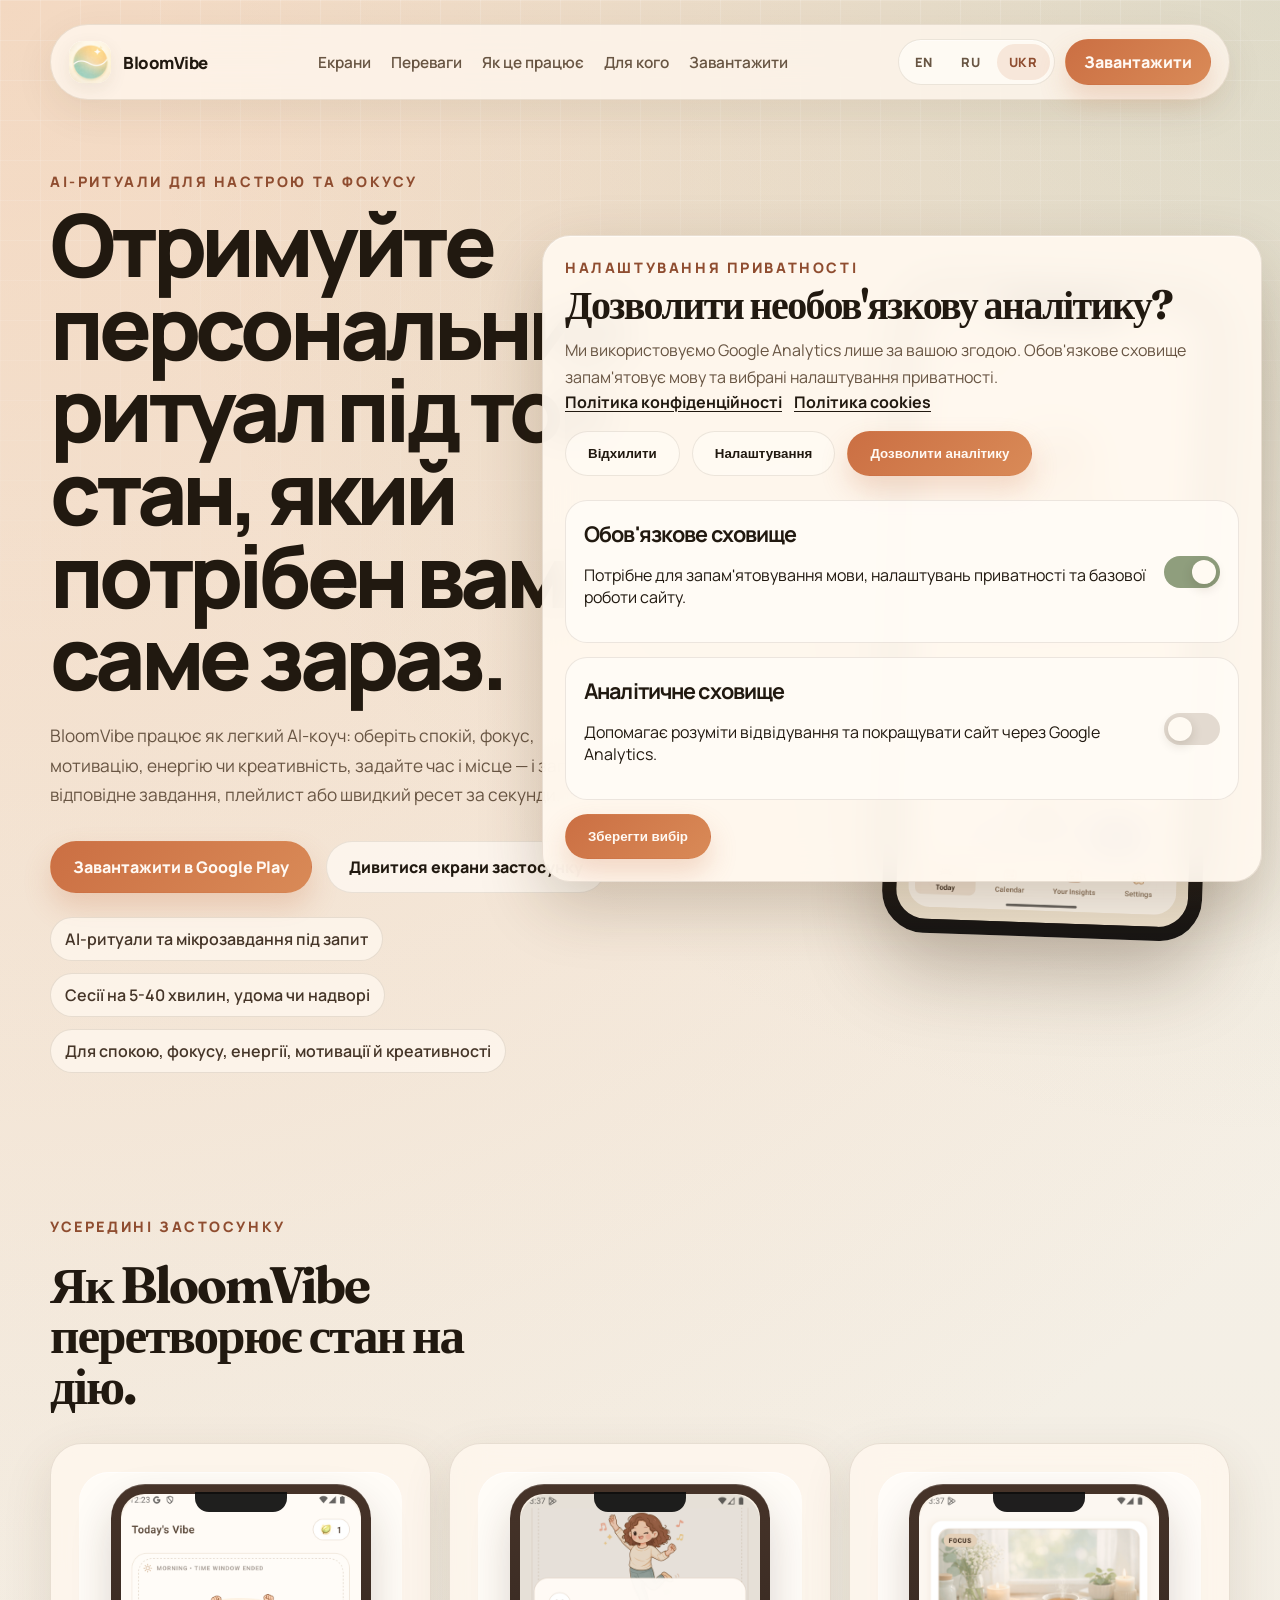
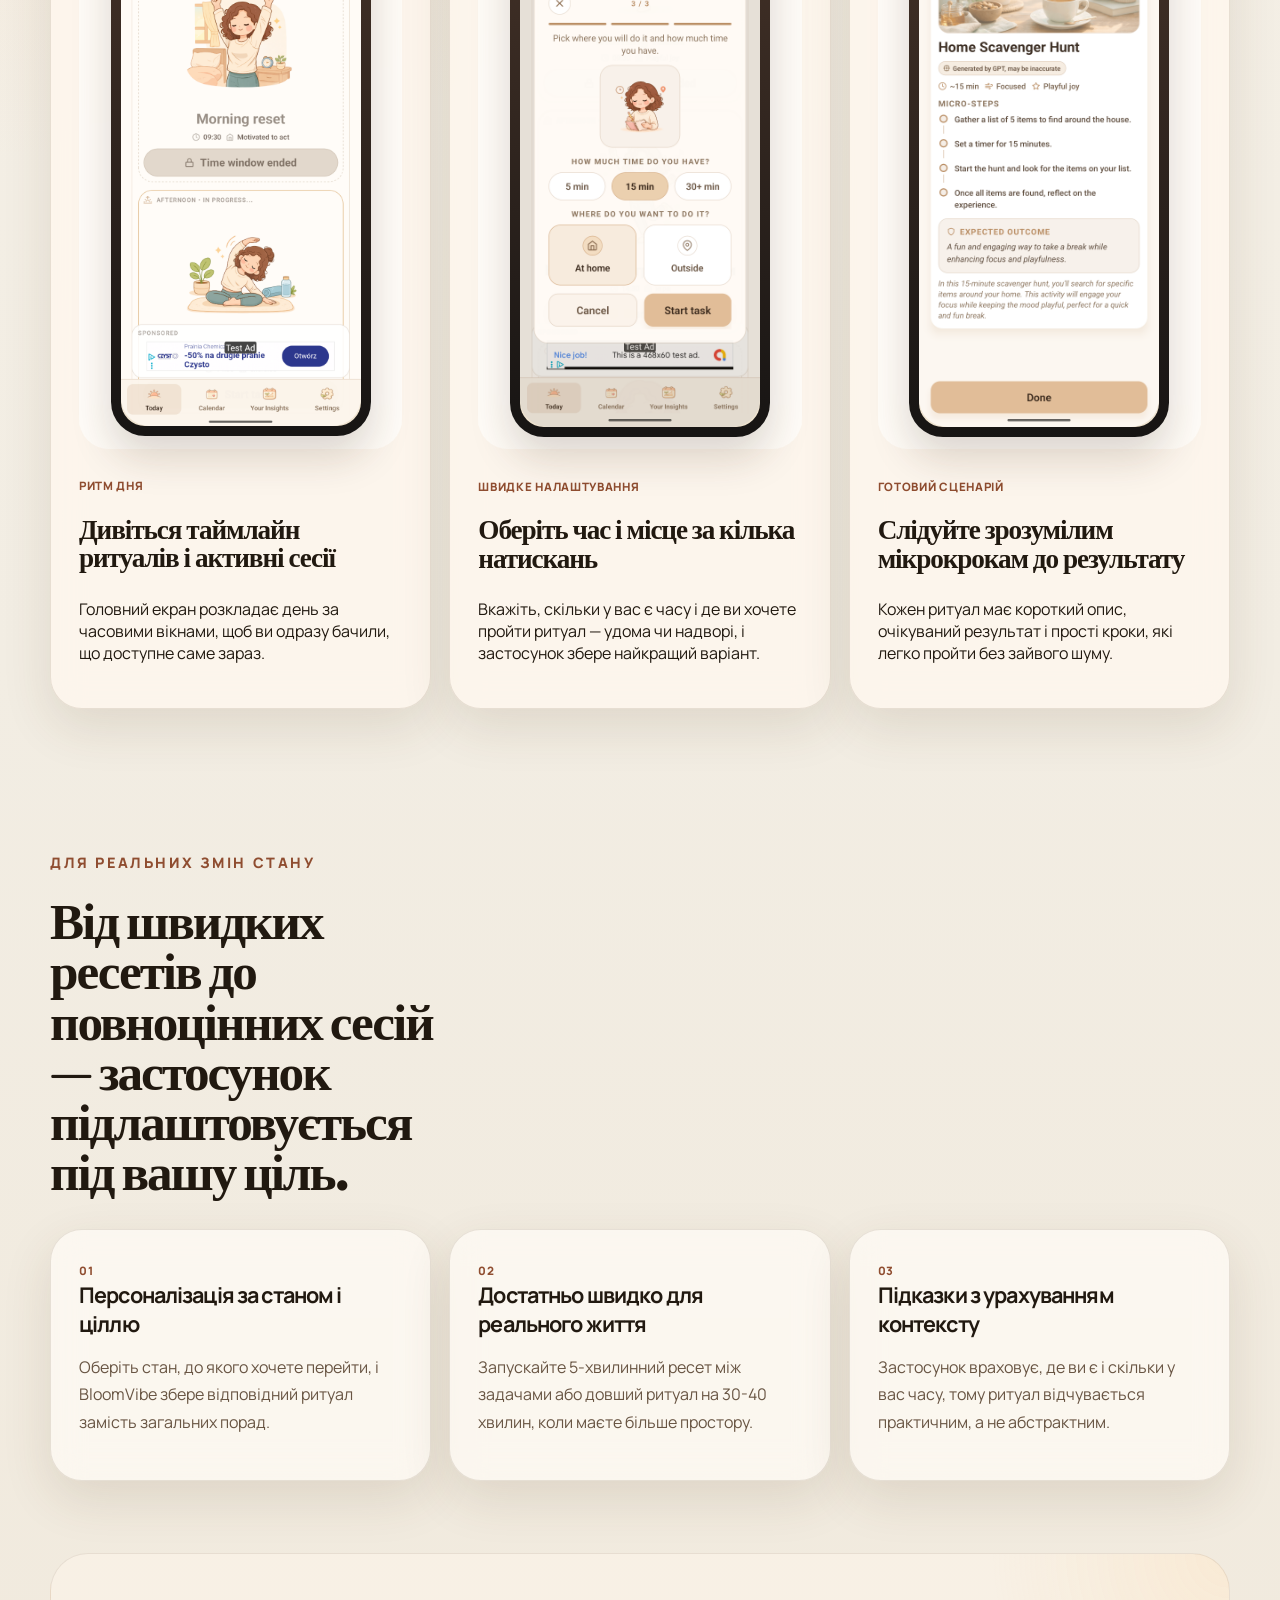
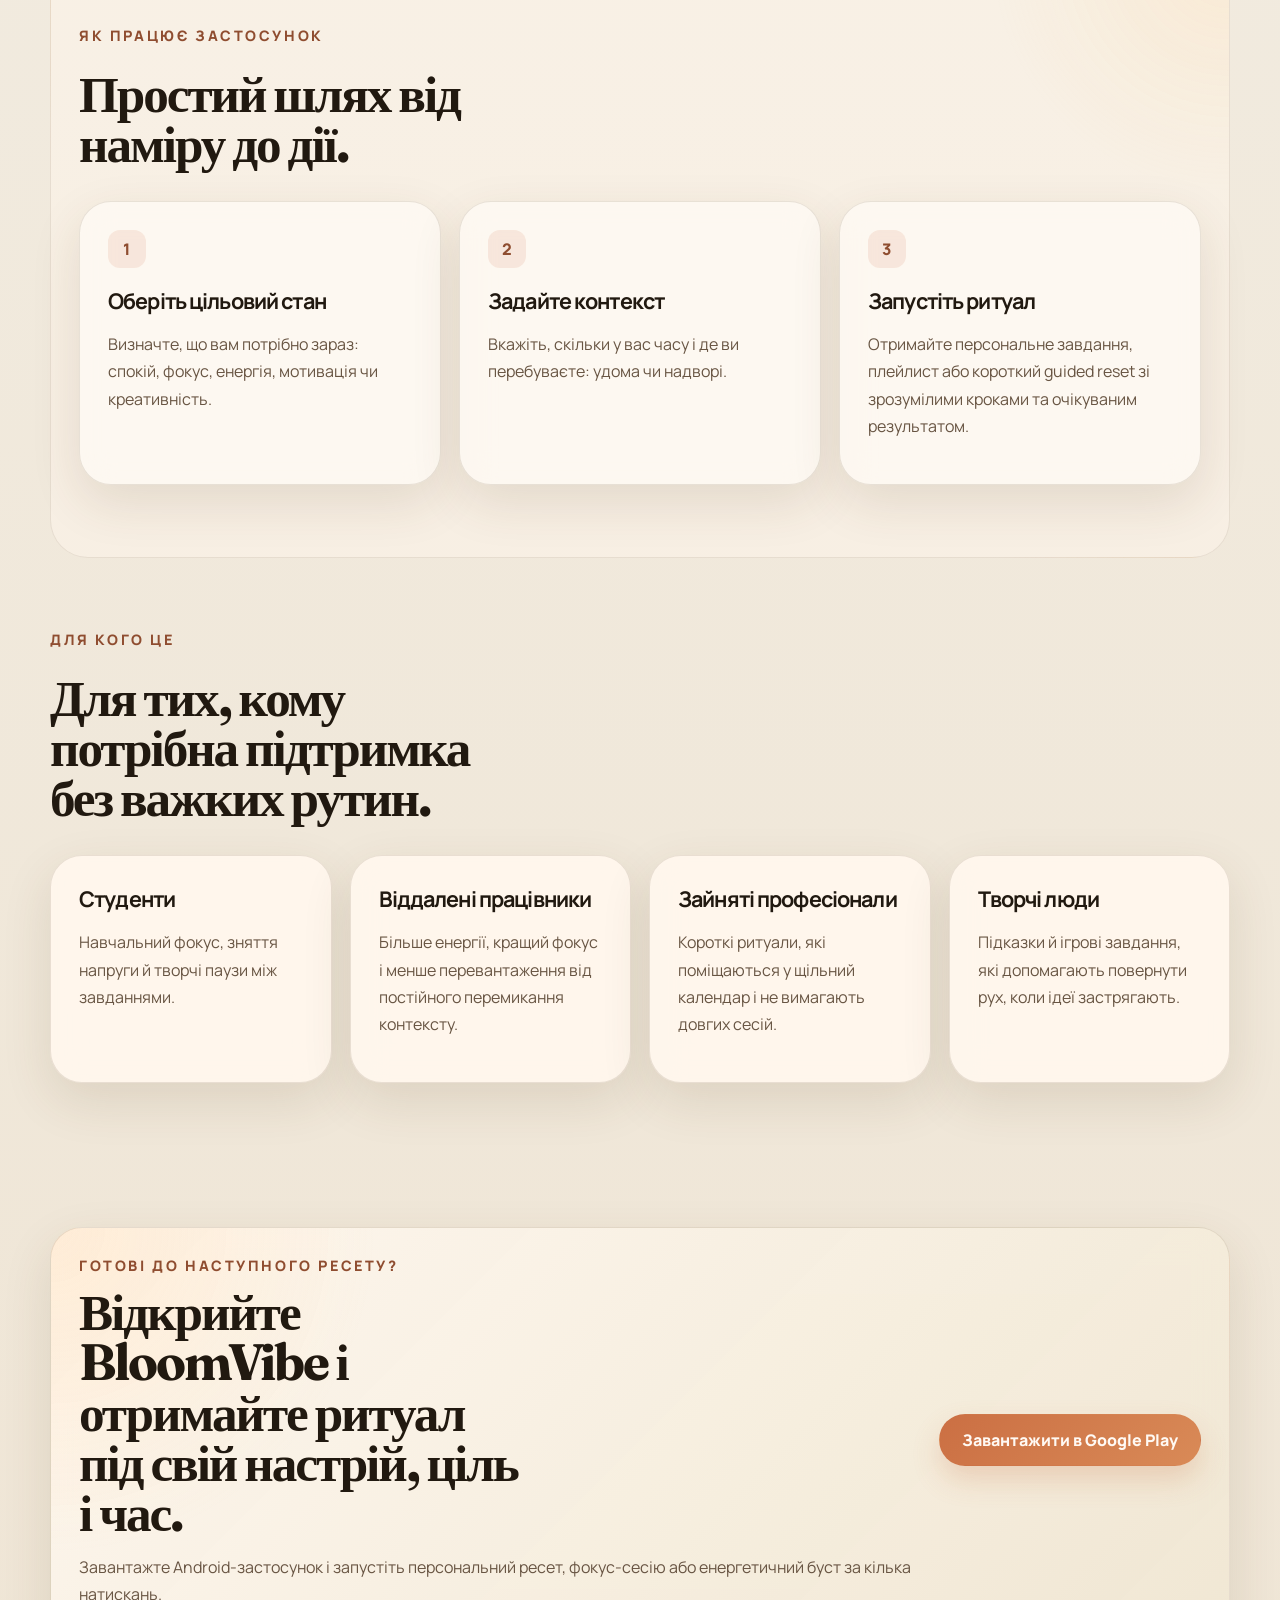
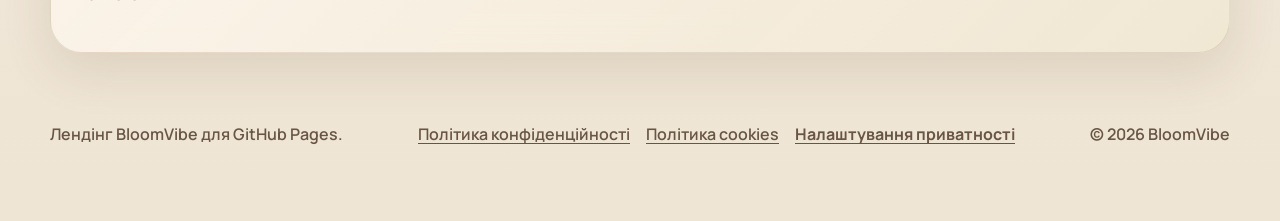
<file: uk/index.html>
<!doctype html>
<html lang="uk">
  <head>
    <meta charset="UTF-8" />
    <meta name="viewport" content="width=device-width, initial-scale=1.0" />
    <title>BloomVibe | AI-ритуали для настрою, фокусу й енергії</title>
    <meta
      name="description"
      content="BloomVibe — AI-застосунок із персональними ритуалами для настрою, фокусу, енергії та креативності. Оберіть стан, час і місце — і отримайте відповідний ресет за секунди."
    />
    <meta property="og:title" content="BloomVibe | AI-ритуали для настрою, фокусу й енергії" />
    <meta
      property="og:description"
      content="AI-ритуали, мікрозавдання та короткі ресети для спокою, фокусу, енергії, мотивації й креативності."
    />
    <meta property="og:type" content="website" />
    <meta property="og:url" content="https://iharoknorp.github.io/bloom-vibe-page/uk/" />
    <meta property="og:site_name" content="BloomVibe" />
    <meta property="og:image" content="https://iharoknorp.github.io/bloom-vibe-page/social-preview.png" />
    <meta
      property="og:image:secure_url"
      content="https://iharoknorp.github.io/bloom-vibe-page/social-preview.png"
    />
    <meta property="og:image:type" content="image/png" />
    <meta property="og:image:width" content="1200" />
    <meta property="og:image:height" content="630" />
    <meta
      property="og:image:alt"
      content="Прев'ю BloomVibe з логотипом застосунку, описом і екраном Android-застосунку"
    />
    <meta name="twitter:card" content="summary_large_image" />
    <meta name="twitter:title" content="BloomVibe | AI-ритуали для настрою, фокусу й енергії" />
    <meta
      name="twitter:description"
      content="BloomVibe — AI-застосунок із персональними ритуалами для настрою, фокусу, енергії та креативності. Оберіть стан, час і місце — і отримайте відповідний ресет за секунди."
    />
    <meta name="twitter:image" content="https://iharoknorp.github.io/bloom-vibe-page/social-preview.png" />
    <meta
      name="twitter:image:alt"
      content="Прев'ю BloomVibe з логотипом застосунку, описом і екраном Android-застосунку"
    />
    <meta name="robots" content="index,follow,max-image-preview:large" />
    <meta name="theme-color" content="#f4efe4" />
    <link rel="canonical" href="https://iharoknorp.github.io/bloom-vibe-page/uk/" />
    <link rel="alternate" hreflang="en" href="https://iharoknorp.github.io/bloom-vibe-page/" />
    <link rel="alternate" hreflang="ru" href="https://iharoknorp.github.io/bloom-vibe-page/ru/" />
    <link rel="alternate" hreflang="uk" href="https://iharoknorp.github.io/bloom-vibe-page/uk/" />
    <link rel="alternate" hreflang="x-default" href="https://iharoknorp.github.io/bloom-vibe-page/" />
    <link rel="preconnect" href="https://fonts.googleapis.com" />
    <link rel="preconnect" href="https://fonts.gstatic.com" crossorigin />
    <link
      href="https://fonts.googleapis.com/css2?family=Fraunces:opsz,wght@9..144,500;9..144,700&family=Manrope:wght@400;500;600;700;800&display=swap"
      rel="stylesheet"
    />
    <link rel="icon" href="../logo.png" type="image/png" />
    <link rel="apple-touch-icon" href="../logo.png" />
    <script async src="https://www.googletagmanager.com/gtag/js?id=G-1R0DRW74FC"></script>
    <script>
      window.dataLayer = window.dataLayer || [];

      function gtag() {
        dataLayer.push(arguments);
      }

      (function () {
        const consentStorageKey = "bloomvibe-consent-v1";
        let analyticsConsent = "denied";

        try {
          const savedConsent = JSON.parse(window.localStorage.getItem(consentStorageKey) || "null");

          if (savedConsent?.analytics === "granted") {
            analyticsConsent = "granted";
          }
        } catch (error) {}

        gtag("consent", "default", {
          ad_storage: "denied",
          ad_user_data: "denied",
          ad_personalization: "denied",
          analytics_storage: "denied",
          wait_for_update: 500,
        });

        if (analyticsConsent === "granted") {
          gtag("consent", "update", {
            analytics_storage: "granted",
          });
        }

        gtag("js", new Date());
        gtag("config", "G-1R0DRW74FC", {
          anonymize_ip: true,
        });
      })();
    </script>
    <script type="application/ld+json">
      {
        "@context": "https://schema.org",
        "@graph": [
          {
            "@type": "WebSite",
            "name": "BloomVibe",
            "url": "https://iharoknorp.github.io/bloom-vibe-page/uk/",
            "inLanguage": "uk"
          },
          {
            "@type": "SoftwareApplication",
            "name": "BloomVibe",
            "applicationCategory": "LifestyleApplication",
            "operatingSystem": "Android",
            "url": "https://iharoknorp.github.io/bloom-vibe-page/uk/",
            "downloadUrl": "https://play.google.com/store/apps/details?id=com.oknorp.online.vibevoyageai",
            "image": "https://iharoknorp.github.io/bloom-vibe-page/social-preview.png",
            "description": "BloomVibe — AI-застосунок із персональними ритуалами для настрою, фокусу, енергії та креативності. Оберіть стан, час і місце — і отримайте відповідний ресет за секунди.",
            "offers": {
              "@type": "Offer",
              "price": "0",
              "priceCurrency": "USD"
            }
          }
        ]
      }
    </script>
    <link rel="stylesheet" href="../styles.css" />
  </head>
  <body data-page="home" data-i18n-mode="static">
    <div class="page-shell">
      <header class="site-header">
        <a class="brand" href="#top" aria-label="Головна BloomVibe">
          <span class="brand-mark">
            <img src="../logo.png" alt="Логотип BloomVibe" />
          </span>
          <span class="brand-text">BloomVibe</span>
        </a>

        <nav class="site-nav" aria-label="Основна навігація">
          <a href="#preview">Екрани</a>
          <a href="#benefits">Переваги</a>
          <a href="#how-it-works">Як це працює</a>
          <a href="#for-you">Для кого</a>
          <a href="#download">Завантажити</a>
        </nav>

        <div class="header-actions">
          <div class="lang-switcher" role="group" aria-label="Перемикач мови">
            <a class="lang-link" href="../">EN</a>
            <a class="lang-link" href="../ru/">RU</a>
            <a class="lang-link is-active" href="./" aria-current="page">UKR</a>
          </div>

          <a
            class="button button-small"
            href="https://play.google.com/store/apps/details?id=com.oknorp.online.vibevoyageai"
            target="_blank"
            rel="noreferrer"
            data-market-cta="header"
          >
            Завантажити
          </a>
        </div>
      </header>

      <main id="top">
        <section class="hero section reveal">
          <div class="hero-copy">
            <p class="eyebrow">AI-ритуали для настрою та фокусу</p>
            <h1>Отримуйте персональний ритуал під той стан, який потрібен вам саме зараз.</h1>
            <p class="hero-text">
              BloomVibe працює як легкий AI-коуч: оберіть спокій, фокус, мотивацію, енергію чи креативність, задайте час і місце — і запустіть відповідне завдання, плейлист або швидкий ресет за секунди.
            </p>

            <div class="hero-actions">
              <a
                class="button"
                href="https://play.google.com/store/apps/details?id=com.oknorp.online.vibevoyageai"
                target="_blank"
                rel="noreferrer"
                data-market-cta="hero-primary"
              >
                Завантажити в Google Play
              </a>
              <a class="button button-secondary" href="#preview">Дивитися екрани застосунку</a>
            </div>

            <ul class="hero-points" aria-label="Переваги застосунку">
              <li>AI-ритуали та мікрозавдання під запит</li>
              <li>Сесії на 5-40 хвилин, удома чи надворі</li>
              <li>Для спокою, фокусу, енергії, мотивації й креативності</li>
            </ul>
          </div>

          <div class="hero-visual">
            <div class="screenshot-stage">
              <div class="phone-mockup" aria-hidden="true">
                <div class="phone-frame">
                  <div class="phone-notch"></div>
                  <div class="phone-screen">
                    <img
                      src="../icon_2.png"
                      alt="Екран щоденного ритуалу BloomVibe з поточним станом і картками сесій"
                    />
                  </div>
                </div>
              </div>
            </div>
          </div>
        </section>

        <section class="section reveal" id="preview">
          <div class="section-heading">
            <p class="eyebrow">Усередині застосунку</p>
            <h2>Як BloomVibe перетворює стан на дію.</h2>
          </div>

          <div class="preview-grid">
            <article class="preview-card">
              <figure>
                <div class="preview-phone">
                  <div class="preview-phone-frame">
                    <div class="preview-phone-notch"></div>
                    <div class="preview-phone-screen">
                      <img
                        src="../icon_2.png"
                        alt="Головний екран BloomVibe з настроєм дня, карткою ритуалу та навігацією"
                      />
                    </div>
                  </div>
                </div>
              </figure>
              <div class="preview-meta">
                <p class="card-kicker">Ритм дня</p>
                <h3>Дивіться таймлайн ритуалів і активні сесії</h3>
                <p>
                  Головний екран розкладає день за часовими вікнами, щоб ви одразу бачили, що доступне саме зараз.
                </p>
              </div>
            </article>

            <article class="preview-card">
              <figure>
                <div class="preview-phone">
                  <div class="preview-phone-frame">
                    <div class="preview-phone-notch"></div>
                    <div class="preview-phone-screen">
                      <img
                        src="../icon_3.png"
                        alt="Екран BloomVibe з вибором часу та місця для виконання активності"
                      />
                    </div>
                  </div>
                </div>
              </figure>
              <div class="preview-meta">
                <p class="card-kicker">Швидке налаштування</p>
                <h3>Оберіть час і місце за кілька натискань</h3>
                <p>
                  Вкажіть, скільки у вас є часу і де ви хочете пройти ритуал — удома чи надворі, і застосунок збере найкращий варіант.
                </p>
              </div>
            </article>

            <article class="preview-card">
              <figure>
                <div class="preview-phone">
                  <div class="preview-phone-frame">
                    <div class="preview-phone-notch"></div>
                    <div class="preview-phone-screen">
                      <img
                        src="../icon_4.png"
                        alt="Екран завдання BloomVibe з мікрокроками, очікуваним результатом і кнопкою завершення"
                      />
                    </div>
                  </div>
                </div>
              </figure>
              <div class="preview-meta">
                <p class="card-kicker">Готовий сценарій</p>
                <h3>Слідуйте зрозумілим мікрокрокам до результату</h3>
                <p>
                  Кожен ритуал має короткий опис, очікуваний результат і прості кроки, які легко пройти без зайвого шуму.
                </p>
              </div>
            </article>
          </div>
        </section>

        <section class="section reveal" id="benefits">
          <div class="section-heading">
            <p class="eyebrow">Для реальних змін стану</p>
            <h2>Від швидких ресетів до повноцінних сесій — застосунок підлаштовується під вашу ціль.</h2>
          </div>

          <div class="benefit-grid">
            <article class="benefit-card">
              <span class="benefit-number">01</span>
              <h3>Персоналізація за станом і ціллю</h3>
              <p>
                Оберіть стан, до якого хочете перейти, і BloomVibe збере відповідний ритуал замість загальних порад.
              </p>
            </article>
            <article class="benefit-card">
              <span class="benefit-number">02</span>
              <h3>Достатньо швидко для реального життя</h3>
              <p>
                Запускайте 5-хвилинний ресет між задачами або довший ритуал на 30-40 хвилин, коли маєте більше простору.
              </p>
            </article>
            <article class="benefit-card">
              <span class="benefit-number">03</span>
              <h3>Підказки з урахуванням контексту</h3>
              <p>
                Застосунок враховує, де ви є і скільки у вас часу, тому ритуал відчувається практичним, а не абстрактним.
              </p>
            </article>
          </div>
        </section>

        <section class="section section-soft reveal" id="how-it-works">
          <div class="section-heading">
            <p class="eyebrow">Як працює застосунок</p>
            <h2>Простий шлях від наміру до дії.</h2>
          </div>

          <div class="steps">
            <article class="step-card">
              <span class="step-badge">1</span>
              <h3>Оберіть цільовий стан</h3>
              <p>
                Визначте, що вам потрібно зараз: спокій, фокус, енергія, мотивація чи креативність.
              </p>
            </article>
            <article class="step-card">
              <span class="step-badge">2</span>
              <h3>Задайте контекст</h3>
              <p>
                Вкажіть, скільки у вас часу і де ви перебуваєте: удома чи надворі.
              </p>
            </article>
            <article class="step-card">
              <span class="step-badge">3</span>
              <h3>Запустіть ритуал</h3>
              <p>
                Отримайте персональне завдання, плейлист або короткий guided reset зі зрозумілими кроками та очікуваним результатом.
              </p>
            </article>
          </div>
        </section>

        <section class="section reveal" id="for-you">
          <div class="section-heading">
            <p class="eyebrow">Для кого це</p>
            <h2>Для тих, кому потрібна підтримка без важких рутин.</h2>
          </div>

          <div class="persona-grid">
            <article class="persona-card">
              <h3>Студенти</h3>
              <p>Навчальний фокус, зняття напруги й творчі паузи між завданнями.</p>
            </article>
            <article class="persona-card">
              <h3>Віддалені працівники</h3>
              <p>Більше енергії, кращий фокус і менше перевантаження від постійного перемикання контексту.</p>
            </article>
            <article class="persona-card">
              <h3>Зайняті професіонали</h3>
              <p>Короткі ритуали, які поміщаються у щільний календар і не вимагають довгих сесій.</p>
            </article>
            <article class="persona-card">
              <h3>Творчі люди</h3>
              <p>Підказки й ігрові завдання, які допомагають повернути рух, коли ідеї застрягають.</p>
            </article>
          </div>
        </section>

        <section class="section cta-section reveal" id="download">
          <div class="cta-panel">
            <div>
              <p class="eyebrow">Готові до наступного ресету?</p>
              <h2>Відкрийте BloomVibe і отримайте ритуал під свій настрій, ціль і час.</h2>
              <p class="cta-text">
                Завантажте Android-застосунок і запустіть персональний ресет, фокус-сесію або енергетичний буст за кілька натискань.
              </p>
            </div>

            <div class="cta-actions">
              <a
                class="button"
                href="https://play.google.com/store/apps/details?id=com.oknorp.online.vibevoyageai"
                target="_blank"
                rel="noreferrer"
                data-market-cta="footer-cta"
              >
                Завантажити в Google Play
              </a>
            </div>
          </div>
        </section>
      </main>

      <footer class="site-footer">
        <p>Лендінг BloomVibe для GitHub Pages.</p>
        <div class="footer-links">
          <a href="../privacy.html?lang=uk">Політика конфіденційності</a>
          <a href="../cookies.html?lang=uk">Політика cookies</a>
          <button class="footer-settings-button" type="button" data-consent-open>Налаштування приватності</button>
        </div>
        <p>&copy; <span id="year"></span> BloomVibe</p>
      </footer>
    </div>

    <section class="consent-banner" data-consent-banner hidden>
      <div class="consent-shell">
        <div class="consent-copy">
          <p class="eyebrow consent-eyebrow">Налаштування приватності</p>
          <h2 class="consent-title">Дозволити необов'язкову аналітику?</h2>
          <p class="consent-text">
            Ми використовуємо Google Analytics лише за вашою згодою. Обов'язкове сховище запам'ятовує мову та вибрані налаштування приватності.
          </p>
          <div class="consent-links">
            <a href="../privacy.html?lang=uk">Політика конфіденційності</a>
            <a href="../cookies.html?lang=uk">Політика cookies</a>
          </div>
        </div>

        <div class="consent-actions">
          <button class="button button-secondary" type="button" data-consent-reject>Відхилити</button>
          <button class="button button-secondary" type="button" data-consent-settings>Налаштування</button>
          <button class="button" type="button" data-consent-accept>Дозволити аналітику</button>
        </div>

        <div class="consent-panel" data-consent-panel hidden>
          <article class="consent-option">
            <div>
              <h3>Обов'язкове сховище</h3>
              <p>Потрібне для запам'ятовування мови, налаштувань приватності та базової роботи сайту.</p>
            </div>
            <label class="consent-toggle">
              <input type="checkbox" checked disabled />
              <span class="consent-toggle-ui"></span>
            </label>
          </article>

          <article class="consent-option">
            <div>
              <h3>Аналітичне сховище</h3>
              <p>Допомагає розуміти відвідування та покращувати сайт через Google Analytics.</p>
            </div>
            <label class="consent-toggle">
              <input type="checkbox" data-consent-analytics />
              <span class="consent-toggle-ui"></span>
            </label>
          </article>

          <div class="consent-panel-actions">
            <button class="button" type="button" data-consent-save>Зберегти вибір</button>
          </div>
        </div>
      </div>
    </section>

    <script src="../script.js"></script>
  </body>
</html>
</file>
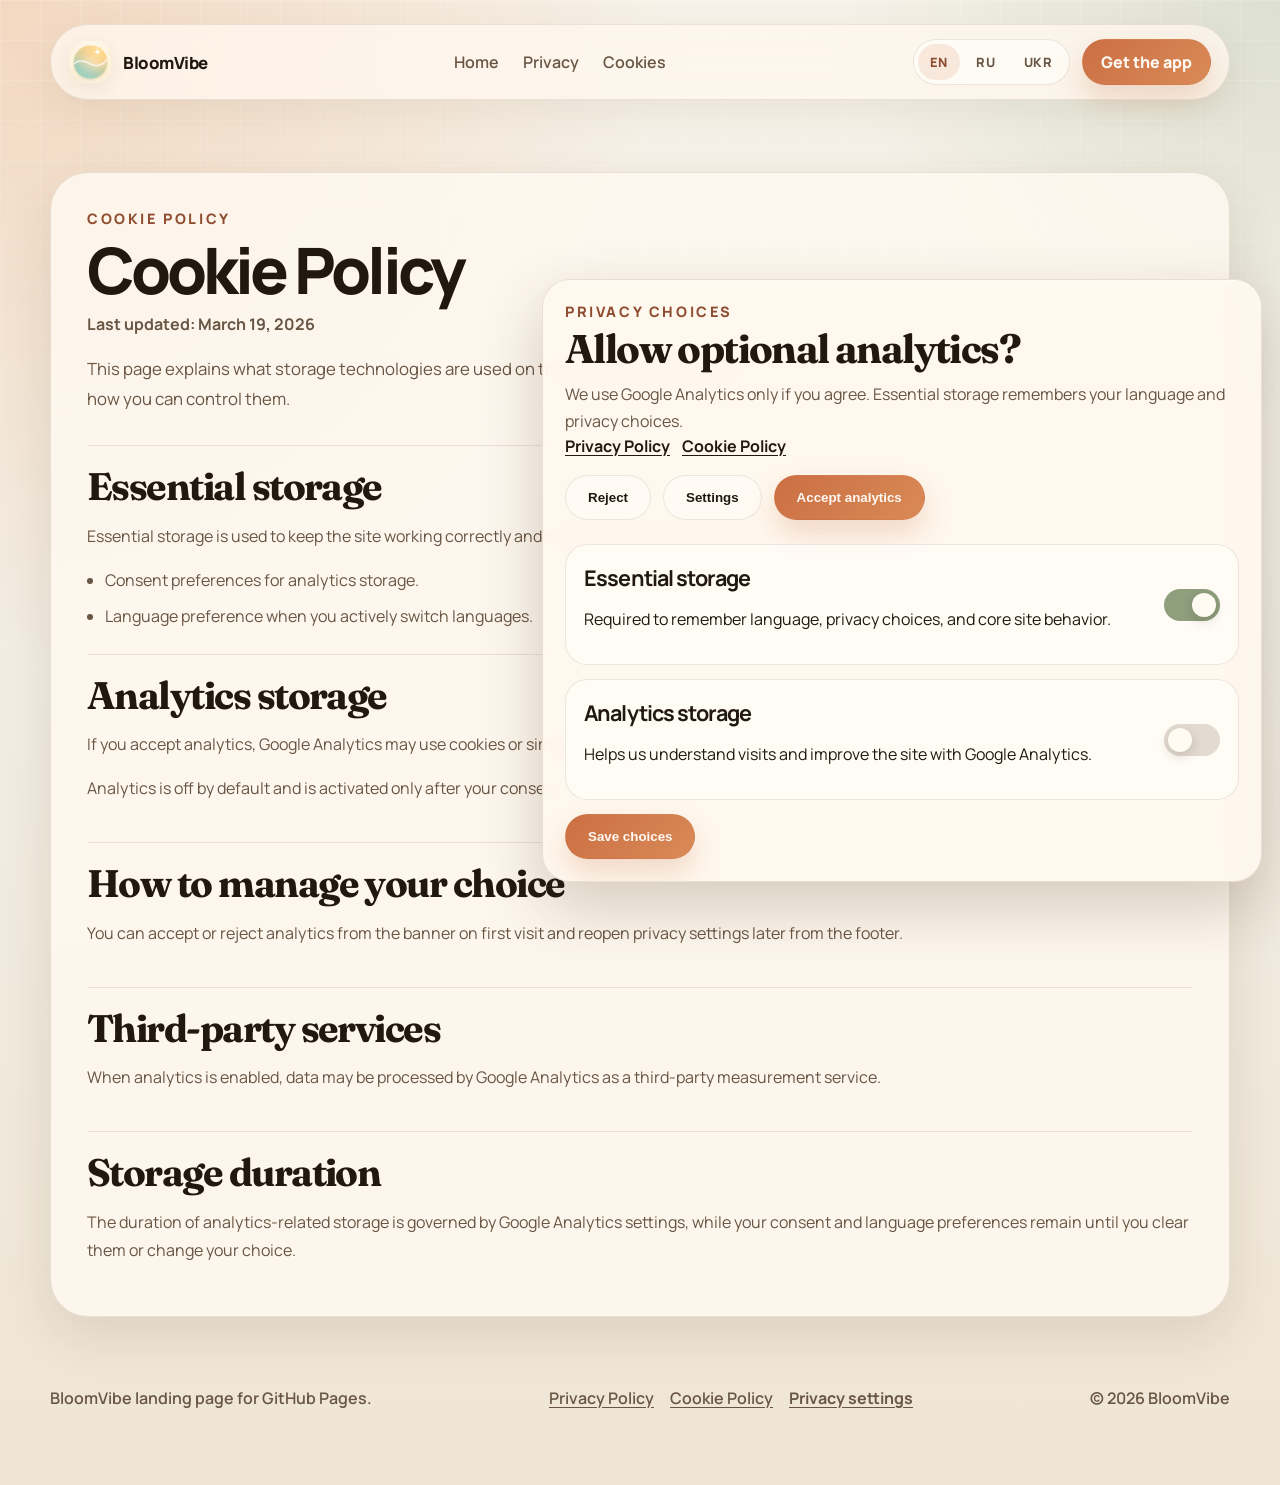
<file: cookies.html>
<!doctype html>
<html lang="en">
  <head>
    <meta charset="UTF-8" />
    <meta name="viewport" content="width=device-width, initial-scale=1.0" />
    <title>BloomVibe | Cookie Policy</title>
    <meta
      name="description"
      content="Cookie Policy for the BloomVibe website, including essential storage, analytics cookies, and consent controls."
    />
    <meta name="robots" content="noindex,follow" />
    <meta property="og:type" content="article" />
    <meta property="og:url" content="https://iharoknorp.github.io/bloom-vibe-page/cookies.html" />
    <meta property="og:site_name" content="BloomVibe" />
    <meta property="og:title" content="BloomVibe | Cookie Policy" />
    <meta
      property="og:description"
      content="Cookie Policy for the BloomVibe website, including essential storage, analytics cookies, and consent controls."
    />
    <meta property="og:image" content="https://iharoknorp.github.io/bloom-vibe-page/logo.png" />
    <meta name="twitter:card" content="summary" />
    <meta name="twitter:title" content="BloomVibe | Cookie Policy" />
    <meta
      name="twitter:description"
      content="Cookie Policy for the BloomVibe website, including essential storage, analytics cookies, and consent controls."
    />
    <meta name="theme-color" content="#f4efe4" />
    <link rel="canonical" href="https://iharoknorp.github.io/bloom-vibe-page/cookies.html" />
    <link rel="preconnect" href="https://fonts.googleapis.com" />
    <link rel="preconnect" href="https://fonts.gstatic.com" crossorigin />
    <link
      href="https://fonts.googleapis.com/css2?family=Fraunces:opsz,wght@9..144,500;9..144,700&family=Manrope:wght@400;500;600;700;800&display=swap"
      rel="stylesheet"
    />
    <link rel="icon" href="logo.png" type="image/png" />
    <link rel="apple-touch-icon" href="logo.png" />
    <script async src="https://www.googletagmanager.com/gtag/js?id=G-1R0DRW74FC"></script>
    <script>
      window.dataLayer = window.dataLayer || [];

      function gtag() {
        dataLayer.push(arguments);
      }

      (function () {
        const consentStorageKey = "bloomvibe-consent-v1";
        let analyticsConsent = "denied";

        try {
          const savedConsent = JSON.parse(window.localStorage.getItem(consentStorageKey) || "null");

          if (savedConsent?.analytics === "granted") {
            analyticsConsent = "granted";
          }
        } catch (error) {}

        gtag("consent", "default", {
          ad_storage: "denied",
          ad_user_data: "denied",
          ad_personalization: "denied",
          analytics_storage: "denied",
          wait_for_update: 500,
        });

        if (analyticsConsent === "granted") {
          gtag("consent", "update", {
            analytics_storage: "granted",
          });
        }

        gtag("js", new Date());
        gtag("config", "G-1R0DRW74FC", {
          anonymize_ip: true,
        });
      })();
    </script>
    <link rel="stylesheet" href="styles.css" />
  </head>
  <body data-page="cookies">
    <div class="page-shell">
      <header class="site-header">
        <a
          class="brand"
          href="index.html"
          data-localized-href="home"
          data-i18n-aria-label="brand.homeAria"
          aria-label="BloomVibe home"
        >
          <span class="brand-mark">
            <img src="logo.png" alt="BloomVibe logo" data-i18n-alt="brand.logoAlt" />
          </span>
          <span class="brand-text">BloomVibe</span>
        </a>

        <nav class="site-nav" aria-label="Policy navigation" data-i18n-aria-label="policyNav.aria">
          <a href="index.html" data-localized-href="home" data-i18n="policyNav.home">Home</a>
          <a href="privacy.html" data-localized-href="privacy" data-i18n="policyNav.privacy">Privacy</a>
          <a href="cookies.html" data-localized-href="cookies" data-i18n="policyNav.cookies">Cookies</a>
        </nav>

        <div class="header-actions">
          <div
            class="lang-switcher"
            role="group"
            aria-label="Language switcher"
            data-i18n-aria-label="lang.aria"
          >
            <button class="lang-button is-active" type="button" data-lang="en" aria-pressed="true">EN</button>
            <button class="lang-button" type="button" data-lang="ru" aria-pressed="false">RU</button>
            <button class="lang-button" type="button" data-lang="uk" aria-pressed="false">UKR</button>
          </div>

          <a
            class="button button-small"
            href="https://play.google.com/store/apps/details?id=com.oknorp.online.vibevoyageai"
            target="_blank"
            rel="noreferrer"
            data-market-cta="cookies-header"
            data-i18n="header.cta"
          >
            Get the app
          </a>
        </div>
      </header>

      <main class="policy-main">
        <section class="policy-card">
          <p class="eyebrow" data-i18n="cookiesPage.eyebrow">Cookie Policy</p>
          <h1 class="policy-title" data-i18n="cookiesPage.title">Cookie Policy</h1>
          <p class="policy-updated" data-i18n="cookiesPage.updated">Last updated: March 19, 2026</p>
          <p class="policy-intro" data-i18n="cookiesPage.intro">
            This page explains what storage technologies are used on the BloomVibe website and how you can control them.
          </p>

          <div class="policy-sections">
            <section class="policy-section">
              <h2 data-i18n="cookiesPage.section1.title">Essential storage</h2>
              <p data-i18n="cookiesPage.section1.text">
                Essential storage is used to keep the site working correctly and remember choices you make.
              </p>
              <ul class="policy-list">
                <li data-i18n="cookiesPage.section1.item1">Consent preferences for analytics storage.</li>
                <li data-i18n="cookiesPage.section1.item2">Language preference when you actively switch languages.</li>
              </ul>
            </section>

            <section class="policy-section">
              <h2 data-i18n="cookiesPage.section2.title">Analytics storage</h2>
              <p data-i18n="cookiesPage.section2.text">
                If you accept analytics, Google Analytics may use cookies or similar storage to measure visits, page views, and site interactions.
              </p>
              <p data-i18n="cookiesPage.section2.text2">
                Analytics is off by default and is activated only after your consent.
              </p>
            </section>

            <section class="policy-section">
              <h2 data-i18n="cookiesPage.section3.title">How to manage your choice</h2>
              <p data-i18n="cookiesPage.section3.text">
                You can accept or reject analytics from the banner on first visit and reopen privacy settings later from the footer.
              </p>
            </section>

            <section class="policy-section">
              <h2 data-i18n="cookiesPage.section4.title">Third-party services</h2>
              <p data-i18n="cookiesPage.section4.text">
                When analytics is enabled, data may be processed by Google Analytics as a third-party measurement service.
              </p>
            </section>

            <section class="policy-section">
              <h2 data-i18n="cookiesPage.section5.title">Storage duration</h2>
              <p data-i18n="cookiesPage.section5.text">
                The duration of analytics-related storage is governed by Google Analytics settings, while your consent and language preferences remain until you clear them or change your choice.
              </p>
            </section>
          </div>
        </section>
      </main>

      <footer class="site-footer">
        <p data-i18n="footer.tagline">BloomVibe landing page for GitHub Pages.</p>
        <div class="footer-links">
          <a href="privacy.html" data-localized-href="privacy" data-i18n="footer.privacy">Privacy Policy</a>
          <a href="cookies.html" data-localized-href="cookies" data-i18n="footer.cookies">Cookie Policy</a>
          <button class="footer-settings-button" type="button" data-consent-open data-i18n="footer.settings">
            Privacy settings
          </button>
        </div>
        <p>&copy; <span id="year"></span> BloomVibe</p>
      </footer>
    </div>

    <section class="consent-banner" data-consent-banner hidden>
      <div class="consent-shell">
        <div class="consent-copy">
          <p class="eyebrow consent-eyebrow" data-i18n="consent.eyebrow">Privacy choices</p>
          <h2 class="consent-title" data-i18n="consent.title">Allow optional analytics?</h2>
          <p class="consent-text" data-i18n="consent.text">
            We use Google Analytics only if you agree. Essential storage remembers your language and privacy choices.
          </p>
          <div class="consent-links">
            <a href="privacy.html" data-localized-href="privacy" data-i18n="consent.privacyLink">Privacy Policy</a>
            <a href="cookies.html" data-localized-href="cookies" data-i18n="consent.cookiesLink">Cookie Policy</a>
          </div>
        </div>

        <div class="consent-actions">
          <button class="button button-secondary" type="button" data-consent-reject data-i18n="consent.reject">
            Reject
          </button>
          <button class="button button-secondary" type="button" data-consent-settings data-i18n="consent.settings">
            Settings
          </button>
          <button class="button" type="button" data-consent-accept data-i18n="consent.accept">
            Accept analytics
          </button>
        </div>

        <div class="consent-panel" data-consent-panel hidden>
          <article class="consent-option">
            <div>
              <h3 data-i18n="consent.essentialTitle">Essential storage</h3>
              <p data-i18n="consent.essentialText">
                Required to remember language, privacy choices, and core site behavior.
              </p>
            </div>
            <label class="consent-toggle">
              <input type="checkbox" checked disabled />
              <span class="consent-toggle-ui"></span>
            </label>
          </article>

          <article class="consent-option">
            <div>
              <h3 data-i18n="consent.analyticsTitle">Analytics storage</h3>
              <p data-i18n="consent.analyticsText">
                Helps us understand visits and improve the site with Google Analytics.
              </p>
            </div>
            <label class="consent-toggle">
              <input type="checkbox" data-consent-analytics />
              <span class="consent-toggle-ui"></span>
            </label>
          </article>

          <div class="consent-panel-actions">
            <button class="button" type="button" data-consent-save data-i18n="consent.save">Save choices</button>
          </div>
        </div>
      </div>
    </section>

    <script src="script.js"></script>
  </body>
</html>
</file>
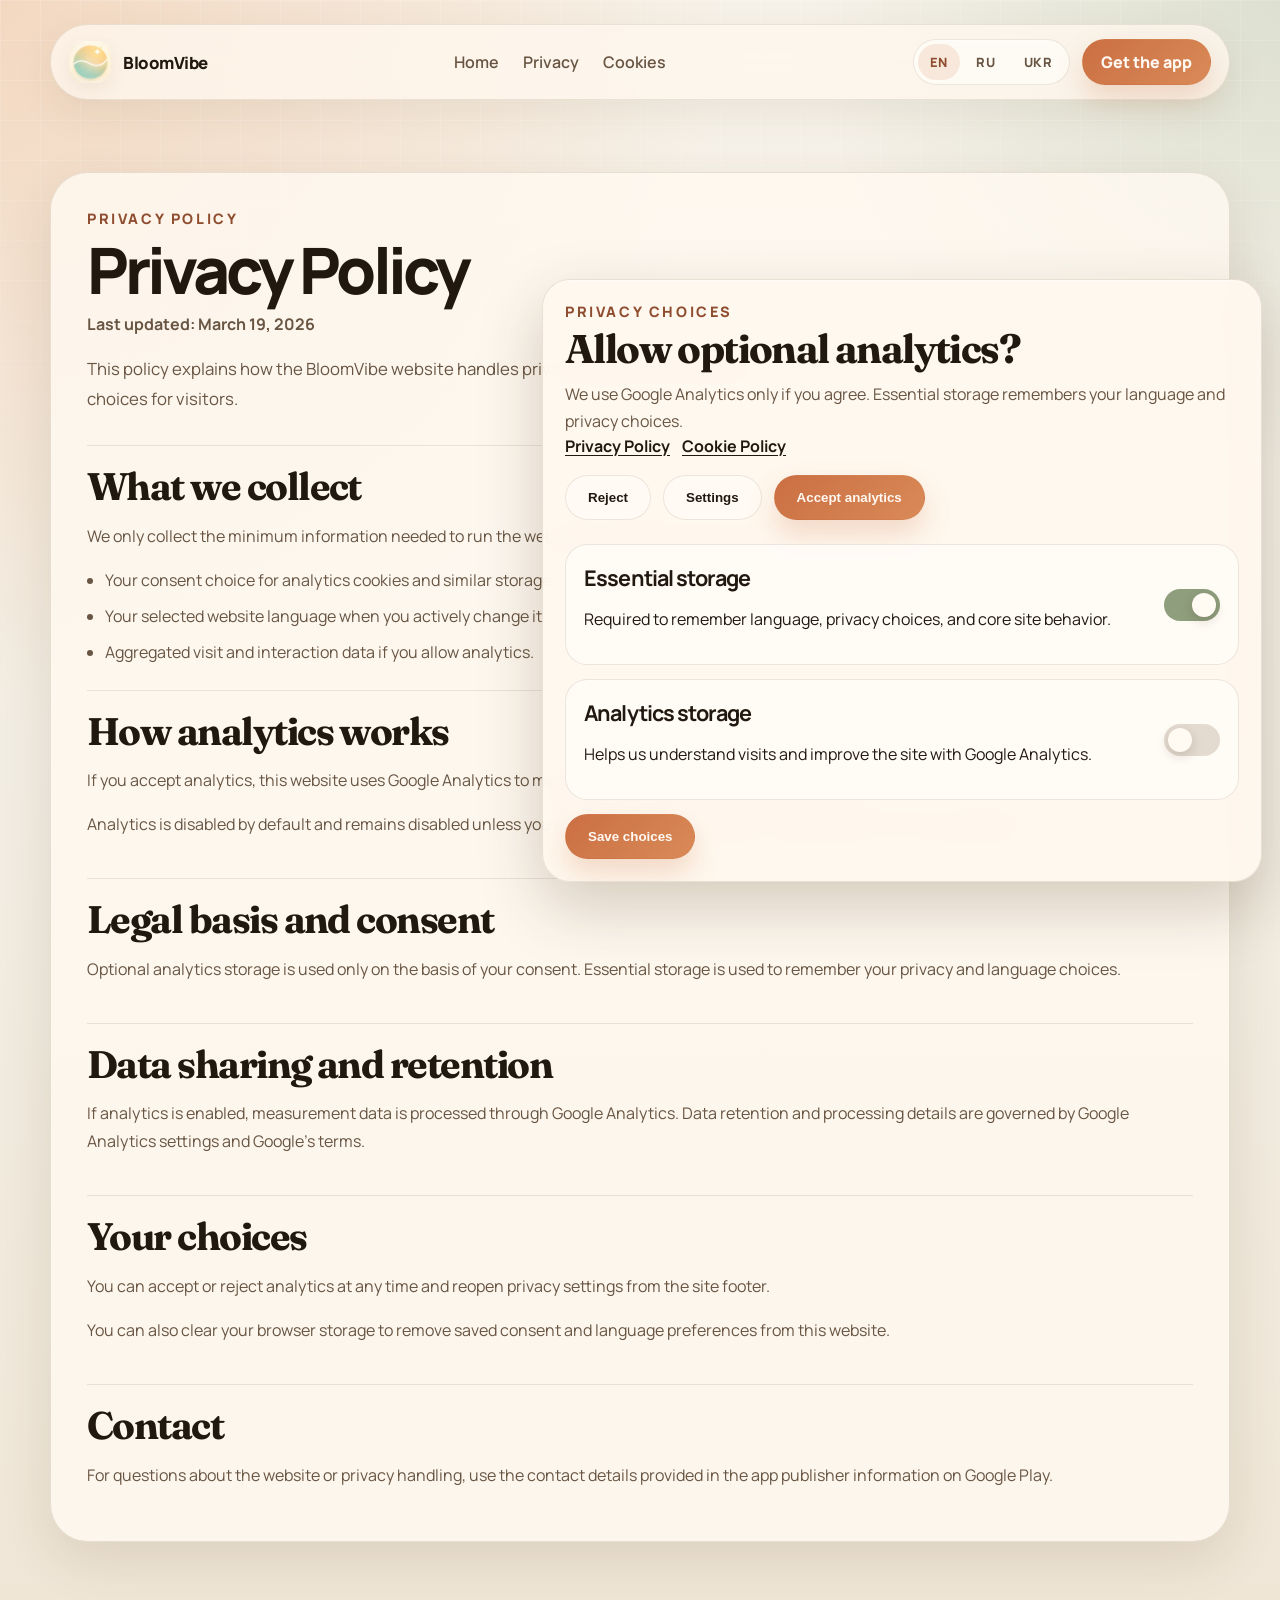
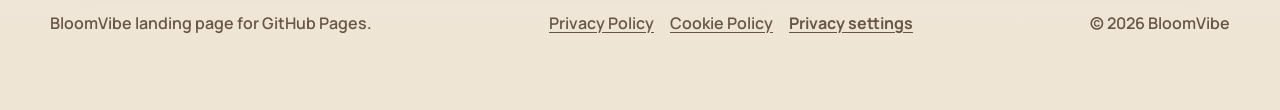
<file: privacy.html>
<!doctype html>
<html lang="en">
  <head>
    <meta charset="UTF-8" />
    <meta name="viewport" content="width=device-width, initial-scale=1.0" />
    <title>BloomVibe | Privacy Policy</title>
    <meta
      name="description"
      content="Privacy Policy for the BloomVibe website, including analytics, consent, and data handling information."
    />
    <meta name="robots" content="noindex,follow" />
    <meta property="og:type" content="article" />
    <meta property="og:url" content="https://iharoknorp.github.io/bloom-vibe-page/privacy.html" />
    <meta property="og:site_name" content="BloomVibe" />
    <meta property="og:title" content="BloomVibe | Privacy Policy" />
    <meta
      property="og:description"
      content="Privacy Policy for the BloomVibe website, including analytics, consent, and data handling information."
    />
    <meta property="og:image" content="https://iharoknorp.github.io/bloom-vibe-page/logo.png" />
    <meta name="twitter:card" content="summary" />
    <meta name="twitter:title" content="BloomVibe | Privacy Policy" />
    <meta
      name="twitter:description"
      content="Privacy Policy for the BloomVibe website, including analytics, consent, and data handling information."
    />
    <meta name="theme-color" content="#f4efe4" />
    <link rel="canonical" href="https://iharoknorp.github.io/bloom-vibe-page/privacy.html" />
    <link rel="preconnect" href="https://fonts.googleapis.com" />
    <link rel="preconnect" href="https://fonts.gstatic.com" crossorigin />
    <link
      href="https://fonts.googleapis.com/css2?family=Fraunces:opsz,wght@9..144,500;9..144,700&family=Manrope:wght@400;500;600;700;800&display=swap"
      rel="stylesheet"
    />
    <link rel="icon" href="logo.png" type="image/png" />
    <link rel="apple-touch-icon" href="logo.png" />
    <script async src="https://www.googletagmanager.com/gtag/js?id=G-1R0DRW74FC"></script>
    <script>
      window.dataLayer = window.dataLayer || [];

      function gtag() {
        dataLayer.push(arguments);
      }

      (function () {
        const consentStorageKey = "bloomvibe-consent-v1";
        let analyticsConsent = "denied";

        try {
          const savedConsent = JSON.parse(window.localStorage.getItem(consentStorageKey) || "null");

          if (savedConsent?.analytics === "granted") {
            analyticsConsent = "granted";
          }
        } catch (error) {}

        gtag("consent", "default", {
          ad_storage: "denied",
          ad_user_data: "denied",
          ad_personalization: "denied",
          analytics_storage: "denied",
          wait_for_update: 500,
        });

        if (analyticsConsent === "granted") {
          gtag("consent", "update", {
            analytics_storage: "granted",
          });
        }

        gtag("js", new Date());
        gtag("config", "G-1R0DRW74FC", {
          anonymize_ip: true,
        });
      })();
    </script>
    <link rel="stylesheet" href="styles.css" />
  </head>
  <body data-page="privacy">
    <div class="page-shell">
      <header class="site-header">
        <a
          class="brand"
          href="index.html"
          data-localized-href="home"
          data-i18n-aria-label="brand.homeAria"
          aria-label="BloomVibe home"
        >
          <span class="brand-mark">
            <img src="logo.png" alt="BloomVibe logo" data-i18n-alt="brand.logoAlt" />
          </span>
          <span class="brand-text">BloomVibe</span>
        </a>

        <nav class="site-nav" aria-label="Policy navigation" data-i18n-aria-label="policyNav.aria">
          <a href="index.html" data-localized-href="home" data-i18n="policyNav.home">Home</a>
          <a href="privacy.html" data-localized-href="privacy" data-i18n="policyNav.privacy">Privacy</a>
          <a href="cookies.html" data-localized-href="cookies" data-i18n="policyNav.cookies">Cookies</a>
        </nav>

        <div class="header-actions">
          <div
            class="lang-switcher"
            role="group"
            aria-label="Language switcher"
            data-i18n-aria-label="lang.aria"
          >
            <button class="lang-button is-active" type="button" data-lang="en" aria-pressed="true">EN</button>
            <button class="lang-button" type="button" data-lang="ru" aria-pressed="false">RU</button>
            <button class="lang-button" type="button" data-lang="uk" aria-pressed="false">UKR</button>
          </div>

          <a
            class="button button-small"
            href="https://play.google.com/store/apps/details?id=com.oknorp.online.vibevoyageai"
            target="_blank"
            rel="noreferrer"
            data-market-cta="privacy-header"
            data-i18n="header.cta"
          >
            Get the app
          </a>
        </div>
      </header>

      <main class="policy-main">
        <section class="policy-card">
          <p class="eyebrow" data-i18n="privacyPage.eyebrow">Privacy Policy</p>
          <h1 class="policy-title" data-i18n="privacyPage.title">Privacy Policy</h1>
          <p class="policy-updated" data-i18n="privacyPage.updated">Last updated: March 19, 2026</p>
          <p class="policy-intro" data-i18n="privacyPage.intro">
            This policy explains how the BloomVibe website handles privacy, analytics, and consent choices for visitors.
          </p>

          <div class="policy-sections">
            <section class="policy-section">
              <h2 data-i18n="privacyPage.section1.title">What we collect</h2>
              <p data-i18n="privacyPage.section1.text">
                We only collect the minimum information needed to run the website and respect your privacy choices.
              </p>
              <ul class="policy-list">
                <li data-i18n="privacyPage.section1.item1">Your consent choice for analytics cookies and similar storage.</li>
                <li data-i18n="privacyPage.section1.item2">Your selected website language when you actively change it.</li>
                <li data-i18n="privacyPage.section1.item3">Aggregated visit and interaction data if you allow analytics.</li>
              </ul>
            </section>

            <section class="policy-section">
              <h2 data-i18n="privacyPage.section2.title">How analytics works</h2>
              <p data-i18n="privacyPage.section2.text">
                If you accept analytics, this website uses Google Analytics to measure page views and on-site interactions.
              </p>
              <p data-i18n="privacyPage.section2.text2">
                Analytics is disabled by default and remains disabled unless you explicitly allow it through the consent banner or privacy settings.
              </p>
            </section>

            <section class="policy-section">
              <h2 data-i18n="privacyPage.section3.title">Legal basis and consent</h2>
              <p data-i18n="privacyPage.section3.text">
                Optional analytics storage is used only on the basis of your consent. Essential storage is used to remember your privacy and language choices.
              </p>
            </section>

            <section class="policy-section">
              <h2 data-i18n="privacyPage.section4.title">Data sharing and retention</h2>
              <p data-i18n="privacyPage.section4.text">
                If analytics is enabled, measurement data is processed through Google Analytics. Data retention and processing details are governed by Google Analytics settings and Google's terms.
              </p>
            </section>

            <section class="policy-section">
              <h2 data-i18n="privacyPage.section5.title">Your choices</h2>
              <p data-i18n="privacyPage.section5.text">
                You can accept or reject analytics at any time and reopen privacy settings from the site footer.
              </p>
              <p data-i18n="privacyPage.section5.text2">
                You can also clear your browser storage to remove saved consent and language preferences from this website.
              </p>
            </section>

            <section class="policy-section">
              <h2 data-i18n="privacyPage.section6.title">Contact</h2>
              <p data-i18n="privacyPage.section6.text">
                For questions about the website or privacy handling, use the contact details provided in the app publisher information on Google Play.
              </p>
            </section>
          </div>
        </section>
      </main>

      <footer class="site-footer">
        <p data-i18n="footer.tagline">BloomVibe landing page for GitHub Pages.</p>
        <div class="footer-links">
          <a href="privacy.html" data-localized-href="privacy" data-i18n="footer.privacy">Privacy Policy</a>
          <a href="cookies.html" data-localized-href="cookies" data-i18n="footer.cookies">Cookie Policy</a>
          <button class="footer-settings-button" type="button" data-consent-open data-i18n="footer.settings">
            Privacy settings
          </button>
        </div>
        <p>&copy; <span id="year"></span> BloomVibe</p>
      </footer>
    </div>

    <section class="consent-banner" data-consent-banner hidden>
      <div class="consent-shell">
        <div class="consent-copy">
          <p class="eyebrow consent-eyebrow" data-i18n="consent.eyebrow">Privacy choices</p>
          <h2 class="consent-title" data-i18n="consent.title">Allow optional analytics?</h2>
          <p class="consent-text" data-i18n="consent.text">
            We use Google Analytics only if you agree. Essential storage remembers your language and privacy choices.
          </p>
          <div class="consent-links">
            <a href="privacy.html" data-localized-href="privacy" data-i18n="consent.privacyLink">Privacy Policy</a>
            <a href="cookies.html" data-localized-href="cookies" data-i18n="consent.cookiesLink">Cookie Policy</a>
          </div>
        </div>

        <div class="consent-actions">
          <button class="button button-secondary" type="button" data-consent-reject data-i18n="consent.reject">
            Reject
          </button>
          <button class="button button-secondary" type="button" data-consent-settings data-i18n="consent.settings">
            Settings
          </button>
          <button class="button" type="button" data-consent-accept data-i18n="consent.accept">
            Accept analytics
          </button>
        </div>

        <div class="consent-panel" data-consent-panel hidden>
          <article class="consent-option">
            <div>
              <h3 data-i18n="consent.essentialTitle">Essential storage</h3>
              <p data-i18n="consent.essentialText">
                Required to remember language, privacy choices, and core site behavior.
              </p>
            </div>
            <label class="consent-toggle">
              <input type="checkbox" checked disabled />
              <span class="consent-toggle-ui"></span>
            </label>
          </article>

          <article class="consent-option">
            <div>
              <h3 data-i18n="consent.analyticsTitle">Analytics storage</h3>
              <p data-i18n="consent.analyticsText">
                Helps us understand visits and improve the site with Google Analytics.
              </p>
            </div>
            <label class="consent-toggle">
              <input type="checkbox" data-consent-analytics />
              <span class="consent-toggle-ui"></span>
            </label>
          </article>

          <div class="consent-panel-actions">
            <button class="button" type="button" data-consent-save data-i18n="consent.save">Save choices</button>
          </div>
        </div>
      </div>
    </section>

    <script src="script.js"></script>
  </body>
</html>
</file>
<file: styles.css>
:root {
  --bg: #f4efe4;
  --bg-accent: #efe1cf;
  --surface: rgba(255, 251, 245, 0.72);
  --surface-strong: rgba(255, 247, 237, 0.94);
  --border: rgba(98, 79, 55, 0.14);
  --text: #211910;
  --muted: #685543;
  --accent: #cb6f43;
  --accent-dark: #8f4d30;
  --leaf: #657b50;
  --gold: #dfbb6c;
  --shadow: 0 18px 50px rgba(84, 56, 25, 0.12);
  --radius-xl: 32px;
  --radius-lg: 24px;
  --radius-md: 18px;
  --radius-sm: 999px;
  --content-width: 1180px;
}

* {
  box-sizing: border-box;
}

html {
  scroll-behavior: smooth;
}

body {
  margin: 0;
  min-width: 320px;
  font-family: "Manrope", sans-serif;
  color: var(--text);
  background:
    radial-gradient(circle at top left, rgba(236, 168, 118, 0.35), transparent 34%),
    radial-gradient(circle at top right, rgba(117, 150, 110, 0.2), transparent 22%),
    linear-gradient(180deg, #f7f2e9 0%, #f2ede3 45%, #efe5d5 100%);
}

body::before {
  position: fixed;
  inset: 0;
  content: "";
  background-image:
    linear-gradient(rgba(255, 255, 255, 0.18) 1px, transparent 1px),
    linear-gradient(90deg, rgba(255, 255, 255, 0.18) 1px, transparent 1px);
  background-size: 40px 40px;
  mask-image: linear-gradient(180deg, rgba(0, 0, 0, 0.9), transparent 85%);
  pointer-events: none;
}

a {
  color: inherit;
  text-decoration: none;
}

.page-shell {
  position: relative;
  z-index: 1;
  width: min(calc(100% - 32px), var(--content-width));
  margin: 0 auto;
  padding: 24px 0 48px;
}

.site-header {
  position: sticky;
  top: 18px;
  z-index: 20;
  display: flex;
  align-items: center;
  justify-content: space-between;
  gap: 16px;
  padding: 14px 18px;
  background: rgba(255, 248, 239, 0.78);
  border: 1px solid rgba(101, 74, 47, 0.12);
  border-radius: var(--radius-sm);
  backdrop-filter: blur(18px);
  box-shadow: 0 12px 40px rgba(80, 58, 26, 0.08);
}

.brand {
  display: inline-flex;
  align-items: center;
  gap: 12px;
  font-weight: 800;
  letter-spacing: -0.03em;
}

.brand-mark {
  display: grid;
  width: 42px;
  height: 42px;
  place-items: center;
  border-radius: 14px;
  overflow: hidden;
  background: rgba(255, 251, 244, 0.88);
  box-shadow:
    inset 0 1px 0 rgba(255, 255, 255, 0.55),
    0 6px 18px rgba(80, 58, 26, 0.08);
}

.brand-mark img {
  display: block;
  width: 100%;
  height: 100%;
  object-fit: cover;
}

.brand-text {
  font-size: 1.05rem;
}

.site-nav {
  display: inline-flex;
  align-items: center;
  gap: 24px;
  color: var(--muted);
  font-weight: 600;
}

.site-nav a {
  position: relative;
}

.site-nav a::after {
  position: absolute;
  left: 0;
  bottom: -6px;
  width: 100%;
  height: 2px;
  content: "";
  background: var(--accent);
  transform: scaleX(0);
  transform-origin: left;
  transition: transform 180ms ease;
}

.site-nav a:hover::after,
.site-nav a:focus-visible::after {
  transform: scaleX(1);
}

.header-actions {
  display: inline-flex;
  align-items: center;
  gap: 12px;
}

.lang-switcher {
  display: inline-flex;
  align-items: center;
  gap: 4px;
  padding: 4px;
  border: 1px solid rgba(101, 74, 47, 0.12);
  border-radius: var(--radius-sm);
  background: rgba(255, 252, 247, 0.72);
  box-shadow: inset 0 1px 0 rgba(255, 255, 255, 0.55);
}

.lang-button,
.lang-link {
  display: inline-flex;
  align-items: center;
  justify-content: center;
  appearance: none;
  border: 0;
  padding: 9px 12px;
  border-radius: var(--radius-sm);
  background: transparent;
  color: var(--muted);
  font: inherit;
  font-size: 0.8rem;
  font-weight: 800;
  letter-spacing: 0.06em;
  cursor: pointer;
  transition:
    background 180ms ease,
    color 180ms ease,
    transform 180ms ease;
}

.lang-button:hover,
.lang-button:focus-visible,
.lang-link:hover,
.lang-link:focus-visible {
  color: var(--text);
  transform: translateY(-1px);
}

.lang-button.is-active,
.lang-link.is-active {
  background: rgba(203, 111, 67, 0.14);
  color: var(--accent-dark);
}

.button {
  display: inline-flex;
  align-items: center;
  justify-content: center;
  gap: 10px;
  padding: 14px 22px;
  border: 1px solid transparent;
  border-radius: var(--radius-sm);
  background: linear-gradient(135deg, var(--accent), #d98a57);
  color: #fff9f3;
  font-weight: 800;
  box-shadow: 0 14px 28px rgba(200, 111, 67, 0.24);
  transition:
    transform 180ms ease,
    box-shadow 180ms ease,
    background 180ms ease;
}

.button:hover,
.button:focus-visible {
  transform: translateY(-2px);
  box-shadow: 0 18px 36px rgba(200, 111, 67, 0.32);
}

.button-small {
  padding: 11px 18px;
}

.button-secondary {
  background: rgba(255, 251, 246, 0.7);
  color: var(--text);
  border-color: rgba(98, 79, 55, 0.12);
  box-shadow: none;
}

.section {
  padding: 72px 0;
}

.hero {
  display: grid;
  grid-template-columns: 1.08fr 0.92fr;
  gap: 48px;
  align-items: center;
  min-height: calc(100vh - 140px);
}

.eyebrow {
  margin: 0 0 12px;
  font-size: 0.9rem;
  font-weight: 800;
  letter-spacing: 0.18em;
  text-transform: uppercase;
  color: var(--accent-dark);
}

h1,
h2,
h3 {
  margin: 0;
  letter-spacing: -0.04em;
}

h2 {
  font-family: "Fraunces", serif;
  line-height: 0.98;
}

h1 {
  max-width: 11ch;
  font-family: "Manrope", sans-serif;
  font-size: clamp(3.3rem, 7vw, 6.4rem);
  font-weight: 800;
  line-height: 0.94;
  letter-spacing: -0.06em;
}

html[lang="ru"] h1,
html[lang="uk"] h1 {
  max-width: 9.6ch;
  font-size: clamp(3.3rem, 6.8vw, 6rem);
  line-height: 0.95;
}

h2 {
  max-width: 12ch;
  font-size: clamp(2.2rem, 4vw, 3.6rem);
}

h3 {
  font-size: 1.35rem;
}

.hero-text,
.cta-text,
.benefit-card p,
.step-card p,
.persona-card p {
  color: var(--muted);
  line-height: 1.7;
}

.hero-text {
  max-width: 60ch;
  margin: 22px 0 0;
  font-size: 1.08rem;
}

html[lang="ru"] .hero-text,
html[lang="uk"] .hero-text {
  max-width: 52ch;
}

html[lang="ru"] .site-nav,
html[lang="uk"] .site-nav {
  gap: 20px;
  font-size: 0.96rem;
}

html[lang="ru"] .header-actions,
html[lang="uk"] .header-actions {
  gap: 10px;
}

html[lang="ru"] .button-small,
html[lang="uk"] .button-small {
  padding-inline: 18px;
}

.hero-actions {
  display: flex;
  flex-wrap: wrap;
  gap: 14px;
  margin: 32px 0 24px;
}

.hero-points {
  display: flex;
  flex-wrap: wrap;
  gap: 12px;
  padding: 0;
  margin: 0;
  list-style: none;
}

.hero-points li {
  padding: 10px 14px;
  border: 1px solid var(--border);
  border-radius: var(--radius-sm);
  background: rgba(255, 248, 240, 0.72);
  font-weight: 600;
  color: #453528;
}

.hero-visual {
  position: relative;
  display: grid;
  place-items: center;
  min-height: 640px;
}

.screenshot-stage {
  position: relative;
  width: min(100%, 520px);
  min-height: 640px;
}

.phone-mockup {
  position: absolute;
  top: -18px;
  right: 18px;
  width: min(100%, 320px);
  transform: rotate(2deg);
}

.phone-frame {
  position: relative;
  padding: 14px;
  border-radius: 42px;
  background:
    linear-gradient(180deg, rgba(61, 41, 30, 0.95), rgba(18, 16, 15, 0.98));
  box-shadow:
    0 35px 80px rgba(57, 35, 15, 0.28),
    inset 0 1px 0 rgba(255, 255, 255, 0.2);
}

.phone-notch {
  position: absolute;
  left: 50%;
  top: 10px;
  z-index: 2;
  width: 126px;
  height: 28px;
  border-radius: 0 0 18px 18px;
  background: rgba(12, 12, 12, 0.9);
  transform: translateX(-50%);
}

.phone-screen {
  position: relative;
  overflow: hidden;
  padding: 18px 12px 12px;
  border-radius: 30px;
  background:
    radial-gradient(circle at top, rgba(248, 199, 118, 0.14), transparent 28%),
    linear-gradient(180deg, #f8f1e6 0%, #efe3cf 100%);
}

.phone-screen img {
  display: block;
  width: 100%;
  height: auto;
  border-radius: 22px;
}

.device-shot {
  margin: 0;
  padding: 12px;
  border: 1px solid rgba(91, 70, 48, 0.12);
  border-radius: 38px;
  background: rgba(255, 249, 241, 0.8);
  box-shadow:
    0 30px 60px rgba(74, 46, 18, 0.18),
    inset 0 1px 0 rgba(255, 255, 255, 0.45);
  backdrop-filter: blur(12px);
}

.device-shot img,
.preview-card img {
  display: block;
  width: 100%;
  height: auto;
  border-radius: 28px;
}

.card-kicker,
.benefit-number,
.step-badge {
  font-weight: 800;
  letter-spacing: 0.06em;
  text-transform: uppercase;
}

.card-kicker,
.benefit-number {
  font-size: 0.72rem;
  color: var(--accent-dark);
}

.section-heading {
  display: grid;
  gap: 12px;
  margin-bottom: 32px;
}

.section-soft .section-heading h2,
.cta-panel h2 {
  max-width: 13ch;
}

.preview-grid,
.benefit-grid,
.persona-grid,
.steps {
  display: grid;
  gap: 18px;
}

.preview-grid {
  grid-template-columns: repeat(3, minmax(0, 1fr));
}

.benefit-grid {
  grid-template-columns: repeat(3, minmax(0, 1fr));
}

.preview-card,
.benefit-card,
.step-card,
.persona-card,
.cta-panel {
  padding: 28px;
  border: 1px solid var(--border);
  border-radius: var(--radius-xl);
  background: var(--surface);
  backdrop-filter: blur(16px);
  box-shadow: var(--shadow);
}

.preview-card {
  display: grid;
  gap: 18px;
  background: rgba(255, 248, 239, 0.78);
}

.preview-card figure {
  margin: 0;
  display: flex;
  justify-content: center;
  padding: 12px;
  border-radius: 30px;
  background: rgba(255, 253, 250, 0.86);
  box-shadow: inset 0 1px 0 rgba(255, 255, 255, 0.6);
}

.preview-phone {
  width: min(100%, 260px);
}

.preview-phone-frame {
  position: relative;
  padding: 10px;
  border-radius: 34px;
  background:
    linear-gradient(180deg, rgba(61, 41, 30, 0.95), rgba(18, 16, 15, 0.98));
  box-shadow:
    0 20px 40px rgba(57, 35, 15, 0.18),
    inset 0 1px 0 rgba(255, 255, 255, 0.18);
}

.preview-phone-notch {
  position: absolute;
  top: 8px;
  left: 50%;
  z-index: 2;
  width: 92px;
  height: 20px;
  border-radius: 0 0 14px 14px;
  background: rgba(12, 12, 12, 0.92);
  transform: translateX(-50%);
}

.preview-phone-screen {
  overflow: hidden;
  border-radius: 24px;
  background: linear-gradient(180deg, #f8f1e6 0%, #efe3cf 100%);
}

.preview-phone-screen img {
  display: block;
  width: 100%;
  height: auto;
}

.preview-meta {
  display: grid;
  gap: 10px;
}

.preview-meta h3 {
  font-family: "Fraunces", serif;
  font-size: 1.7rem;
  line-height: 1.05;
}

.step-card {
  position: relative;
}

.step-badge {
  display: inline-grid;
  width: 38px;
  height: 38px;
  margin-bottom: 18px;
  place-items: center;
  border-radius: 12px;
  background: rgba(203, 111, 67, 0.12);
  color: var(--accent-dark);
}

.section-soft {
  padding-inline: 28px;
  border: 1px solid rgba(104, 85, 67, 0.12);
  border-radius: calc(var(--radius-xl) + 6px);
  background:
    radial-gradient(circle at top right, rgba(255, 205, 138, 0.18), transparent 18%),
    rgba(255, 247, 237, 0.48);
}

.steps {
  grid-template-columns: repeat(3, minmax(0, 1fr));
}

.persona-grid {
  grid-template-columns: repeat(4, minmax(0, 1fr));
}

.persona-card {
  background: var(--surface-strong);
}

.cta-section {
  padding-bottom: 24px;
}

.cta-panel {
  display: flex;
  align-items: center;
  justify-content: space-between;
  gap: 24px;
  background:
    radial-gradient(circle at top left, rgba(255, 197, 121, 0.2), transparent 26%),
    linear-gradient(135deg, rgba(255, 247, 239, 0.94), rgba(240, 231, 211, 0.92));
}

.cta-actions {
  flex-shrink: 0;
}

.site-footer {
  display: flex;
  align-items: center;
  justify-content: space-between;
  gap: 12px;
  padding: 30px 0 12px;
  color: var(--muted);
  font-weight: 600;
}

.footer-links {
  display: inline-flex;
  align-items: center;
  gap: 16px;
  flex-wrap: wrap;
}

.footer-links a {
  text-decoration: underline;
  text-underline-offset: 0.18em;
}

.footer-settings-button {
  border: 0;
  padding: 0;
  background: transparent;
  color: inherit;
  font: inherit;
  font-weight: 700;
  text-decoration: underline;
  text-underline-offset: 0.18em;
  cursor: pointer;
}

.policy-main {
  padding: 72px 0 24px;
}

.policy-card {
  padding: 36px;
  border: 1px solid var(--border);
  border-radius: calc(var(--radius-xl) + 6px);
  background: rgba(255, 249, 241, 0.82);
  box-shadow: var(--shadow);
}

.policy-title {
  max-width: none;
  margin-bottom: 10px;
  font-size: clamp(2.6rem, 5vw, 4.4rem);
}

.policy-updated,
.policy-intro,
.policy-section p,
.policy-list {
  color: var(--muted);
  line-height: 1.75;
}

.policy-updated {
  margin: 0 0 16px;
  font-weight: 700;
}

.policy-intro {
  max-width: 68ch;
  margin: 0;
  font-size: 1.05rem;
}

.policy-sections {
  display: grid;
  gap: 24px;
  margin-top: 32px;
}

.policy-section {
  padding-top: 22px;
  border-top: 1px solid rgba(98, 79, 55, 0.12);
}

.policy-section h2 {
  max-width: none;
  margin-bottom: 12px;
  font-size: clamp(1.6rem, 3vw, 2.4rem);
}

.policy-list {
  display: grid;
  gap: 8px;
  padding-left: 18px;
  margin: 12px 0 0;
}

.consent-banner[hidden] {
  display: none;
}

.consent-banner {
  position: fixed;
  right: 18px;
  bottom: 18px;
  z-index: 40;
  width: min(calc(100% - 24px), 720px);
  max-height: calc(100vh - 24px);
}

.consent-shell {
  display: grid;
  gap: 18px;
  padding: 22px;
  border: 1px solid rgba(101, 74, 47, 0.14);
  border-radius: 28px;
  background: rgba(255, 248, 239, 0.94);
  box-shadow:
    0 24px 64px rgba(67, 46, 20, 0.22),
    inset 0 1px 0 rgba(255, 255, 255, 0.5);
  backdrop-filter: blur(18px);
  max-height: inherit;
  overflow: auto;
}

.consent-eyebrow {
  margin-bottom: 8px;
}

.consent-title {
  max-width: none;
  font-size: clamp(1.7rem, 3.6vw, 2.5rem);
}

.consent-text {
  margin: 12px 0 0;
  color: var(--muted);
  line-height: 1.7;
}

.consent-links,
.consent-actions,
.consent-panel-actions {
  display: flex;
  flex-wrap: wrap;
  gap: 12px;
}

.consent-links a {
  font-weight: 700;
  text-decoration: underline;
  text-underline-offset: 0.18em;
}

.consent-panel {
  display: grid;
  gap: 14px;
  padding-top: 6px;
}

.consent-option {
  display: flex;
  align-items: center;
  justify-content: space-between;
  gap: 16px;
  padding: 18px;
  border: 1px solid rgba(98, 79, 55, 0.12);
  border-radius: 22px;
  background: rgba(255, 252, 247, 0.84);
}

.consent-option h3 {
  margin-bottom: 6px;
}

.consent-toggle {
  position: relative;
  display: inline-flex;
  align-items: center;
}

.consent-toggle input {
  position: absolute;
  opacity: 0;
  pointer-events: none;
}

.consent-toggle-ui {
  position: relative;
  display: inline-flex;
  width: 56px;
  height: 32px;
  border-radius: 999px;
  background: rgba(101, 74, 47, 0.18);
  transition: background 180ms ease;
}

.consent-toggle-ui::after {
  position: absolute;
  top: 4px;
  left: 4px;
  width: 24px;
  height: 24px;
  border-radius: 999px;
  content: "";
  background: #fffaf2;
  box-shadow: 0 4px 12px rgba(49, 35, 16, 0.16);
  transition: transform 180ms ease;
}

.consent-toggle input:checked + .consent-toggle-ui {
  background: rgba(203, 111, 67, 0.92);
}

.consent-toggle input:checked + .consent-toggle-ui::after {
  transform: translateX(24px);
}

.consent-toggle input:disabled + .consent-toggle-ui {
  background: rgba(101, 123, 80, 0.72);
}

.reveal {
  opacity: 0;
  transform: translateY(28px);
  transition:
    opacity 700ms ease,
    transform 700ms ease;
}

.reveal.is-visible {
  opacity: 1;
  transform: translateY(0);
}

@media (max-width: 1080px) {
  .hero,
  .preview-grid,
  .benefit-grid,
  .steps,
  .persona-grid {
    grid-template-columns: 1fr 1fr;
  }

  .hero {
    min-height: auto;
  }

  .hero-copy {
    order: 1;
  }

  .hero-visual {
    order: 2;
  }

  .site-header {
    flex-wrap: wrap;
    justify-content: center;
  }

  .header-actions {
    flex-wrap: wrap;
    justify-content: center;
  }

  .cta-panel {
    flex-direction: column;
    align-items: flex-start;
  }
}

@media (max-width: 760px) {
  .page-shell {
    width: min(calc(100% - 20px), var(--content-width));
    padding-top: 12px;
  }

  .site-header,
  .site-nav,
  .hero-actions,
  .hero-points,
  .preview-grid,
  .benefit-grid,
  .steps,
  .persona-grid,
  .site-footer {
    grid-template-columns: 1fr;
  }

  .site-header,
  .site-footer {
    flex-direction: column;
  }

  .site-header {
    position: relative;
    top: 0;
    gap: 14px;
    padding: 14px;
    border-radius: 28px;
  }

  .site-nav {
    display: flex;
    flex-wrap: wrap;
    justify-content: center;
    gap: 10px 18px;
    width: 100%;
    text-align: center;
    font-size: 0.9rem;
  }

  .header-actions {
    width: 100%;
    flex-direction: column;
    gap: 10px;
  }

  .lang-switcher {
    width: 100%;
    justify-content: space-between;
  }

  .lang-button {
    flex: 1 1 0;
    min-width: 0;
    padding: 8px 8px;
    font-size: 0.74rem;
  }

  .button-small {
    width: 100%;
    padding: 10px 16px;
    font-size: 0.95rem;
  }

  .footer-links,
  .consent-links,
  .consent-panel-actions {
    justify-content: center;
  }

  .footer-links {
    flex-direction: column;
    align-items: center;
    gap: 10px;
    text-align: center;
  }

  .footer-settings-button {
    width: 100%;
  }

  .section {
    padding: 48px 0;
  }

  .hero {
    grid-template-columns: 1fr;
    gap: 32px;
  }

  .hero-visual {
    min-height: auto;
  }

  .screenshot-stage {
    min-height: 540px;
  }

  .section-soft {
    padding-inline: 18px;
  }

  h1 {
    max-width: 10ch;
    font-size: clamp(2.4rem, 10.8vw, 3.8rem);
  }

  h2 {
    max-width: none;
    font-size: clamp(1.7rem, 7vw, 2.5rem);
  }

  h3 {
    font-size: 1.18rem;
  }

  .eyebrow {
    font-size: 0.78rem;
    letter-spacing: 0.14em;
  }

  .hero-text,
  .cta-text,
  .benefit-card p,
  .step-card p,
  .persona-card p,
  .preview-meta p,
  .policy-updated,
  .policy-intro,
  .policy-section p,
  .policy-list,
  .consent-text {
    font-size: 0.96rem;
    line-height: 1.6;
  }

  .hero-actions .button,
  .consent-panel-actions .button {
    padding: 12px 16px;
    font-size: 0.98rem;
  }

  .consent-actions {
    display: grid;
    grid-template-columns: 1fr 1fr 1.15fr;
    gap: 8px;
  }

  .consent-actions .button {
    width: 100%;
    min-width: 0;
    padding: 10px 12px;
    font-size: 0.88rem;
    line-height: 1.2;
  }

  .hero-points li {
    padding: 8px 12px;
    font-size: 0.94rem;
  }

  .phone-mockup {
    position: relative;
    inset: auto;
    transform: none;
    width: 100%;
  }

  .policy-card {
    padding: 20px;
  }

  .consent-banner {
    right: 10px;
    bottom: 10px;
    width: calc(100% - 20px);
    max-height: calc(100vh - 20px);
  }

  .consent-shell {
    gap: 14px;
    padding: 16px;
    border-radius: 22px;
    max-width: 360px;
    margin-left: auto;
  }

  .consent-option {
    align-items: flex-start;
    flex-direction: column;
    padding: 14px;
  }

  .consent-title,
  .policy-title {
    font-size: clamp(1.7rem, 8vw, 2.4rem);
  }

  .consent-copy {
    display: grid;
    gap: 10px;
  }

  .consent-copy .consent-links {
    gap: 10px 14px;
  }

  .consent-panel {
    gap: 12px;
    padding-top: 2px;
  }

  .consent-option p {
    margin: 0;
  }

  .consent-option {
    padding: 12px;
  }

  .consent-option h3 {
    font-size: 0.95rem;
    margin-bottom: 4px;
  }

  .consent-option p {
    font-size: 0.72rem;
    line-height: 1.35;
  }

  .consent-toggle-ui {
    width: 46px;
    height: 26px;
  }

  .consent-toggle-ui::after {
    top: 3px;
    left: 3px;
    width: 20px;
    height: 20px;
  }

  .consent-toggle input:checked + .consent-toggle-ui::after {
    transform: translateX(20px);
  }

  .consent-toggle {
    align-self: flex-end;
  }

  .consent-panel-actions .button {
    width: 100%;
  }
}

@media (prefers-reduced-motion: reduce) {
  html {
    scroll-behavior: auto;
  }

  *,
  *::before,
  *::after {
    animation: none !important;
    transition: none !important;
  }

  .reveal {
    opacity: 1;
    transform: none;
  }
}
</file>
